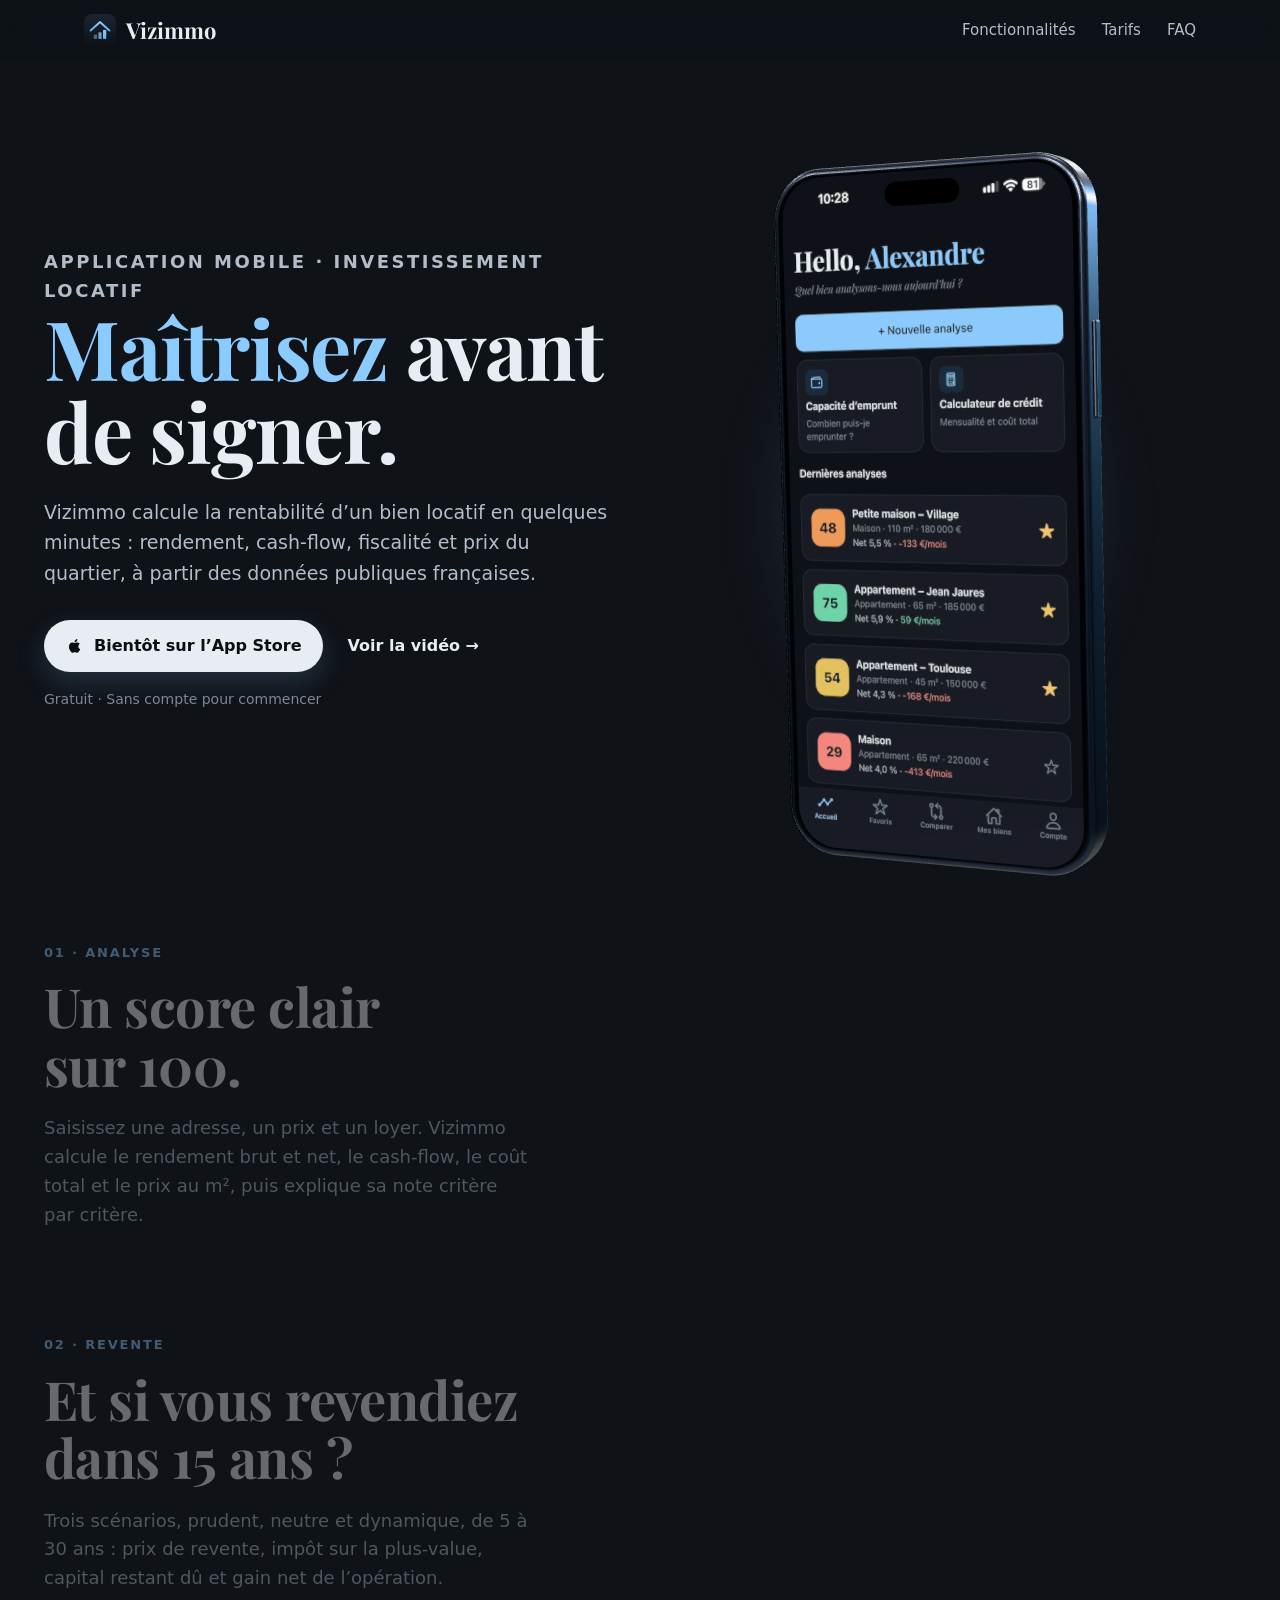
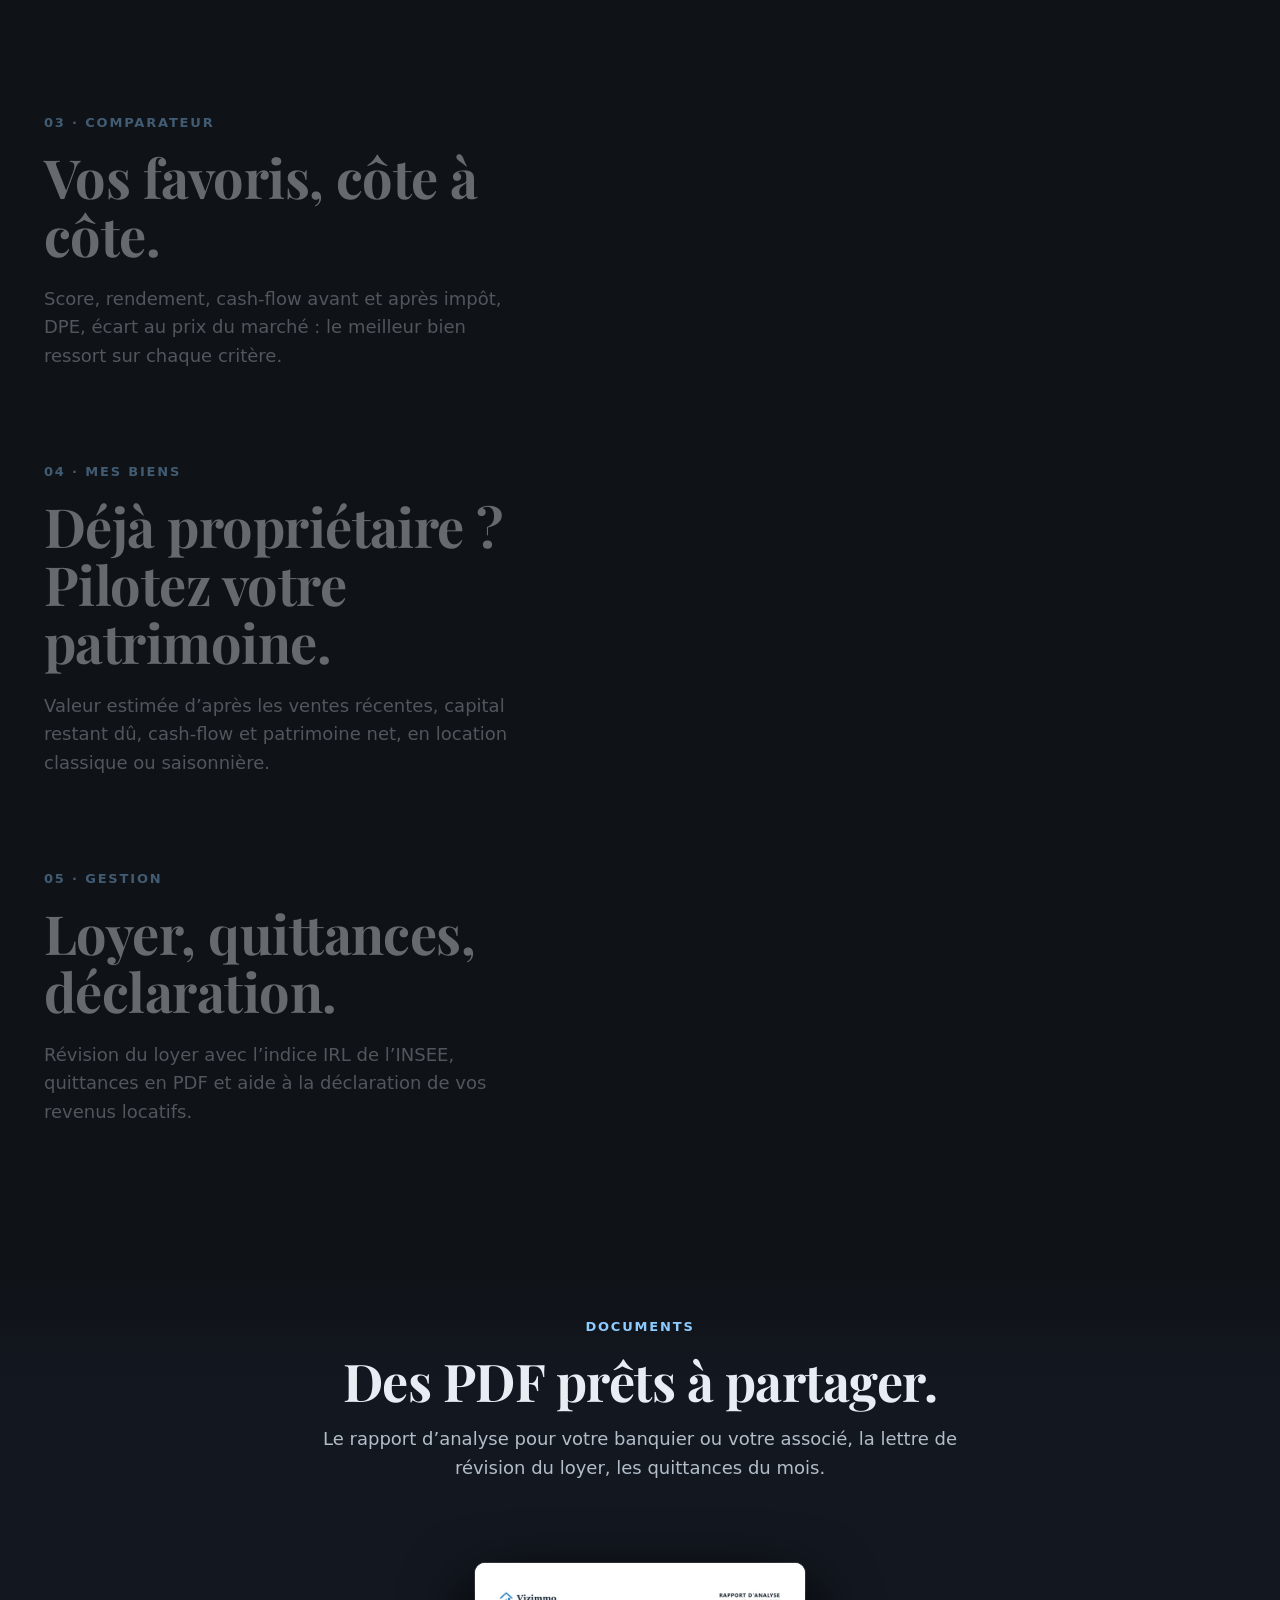
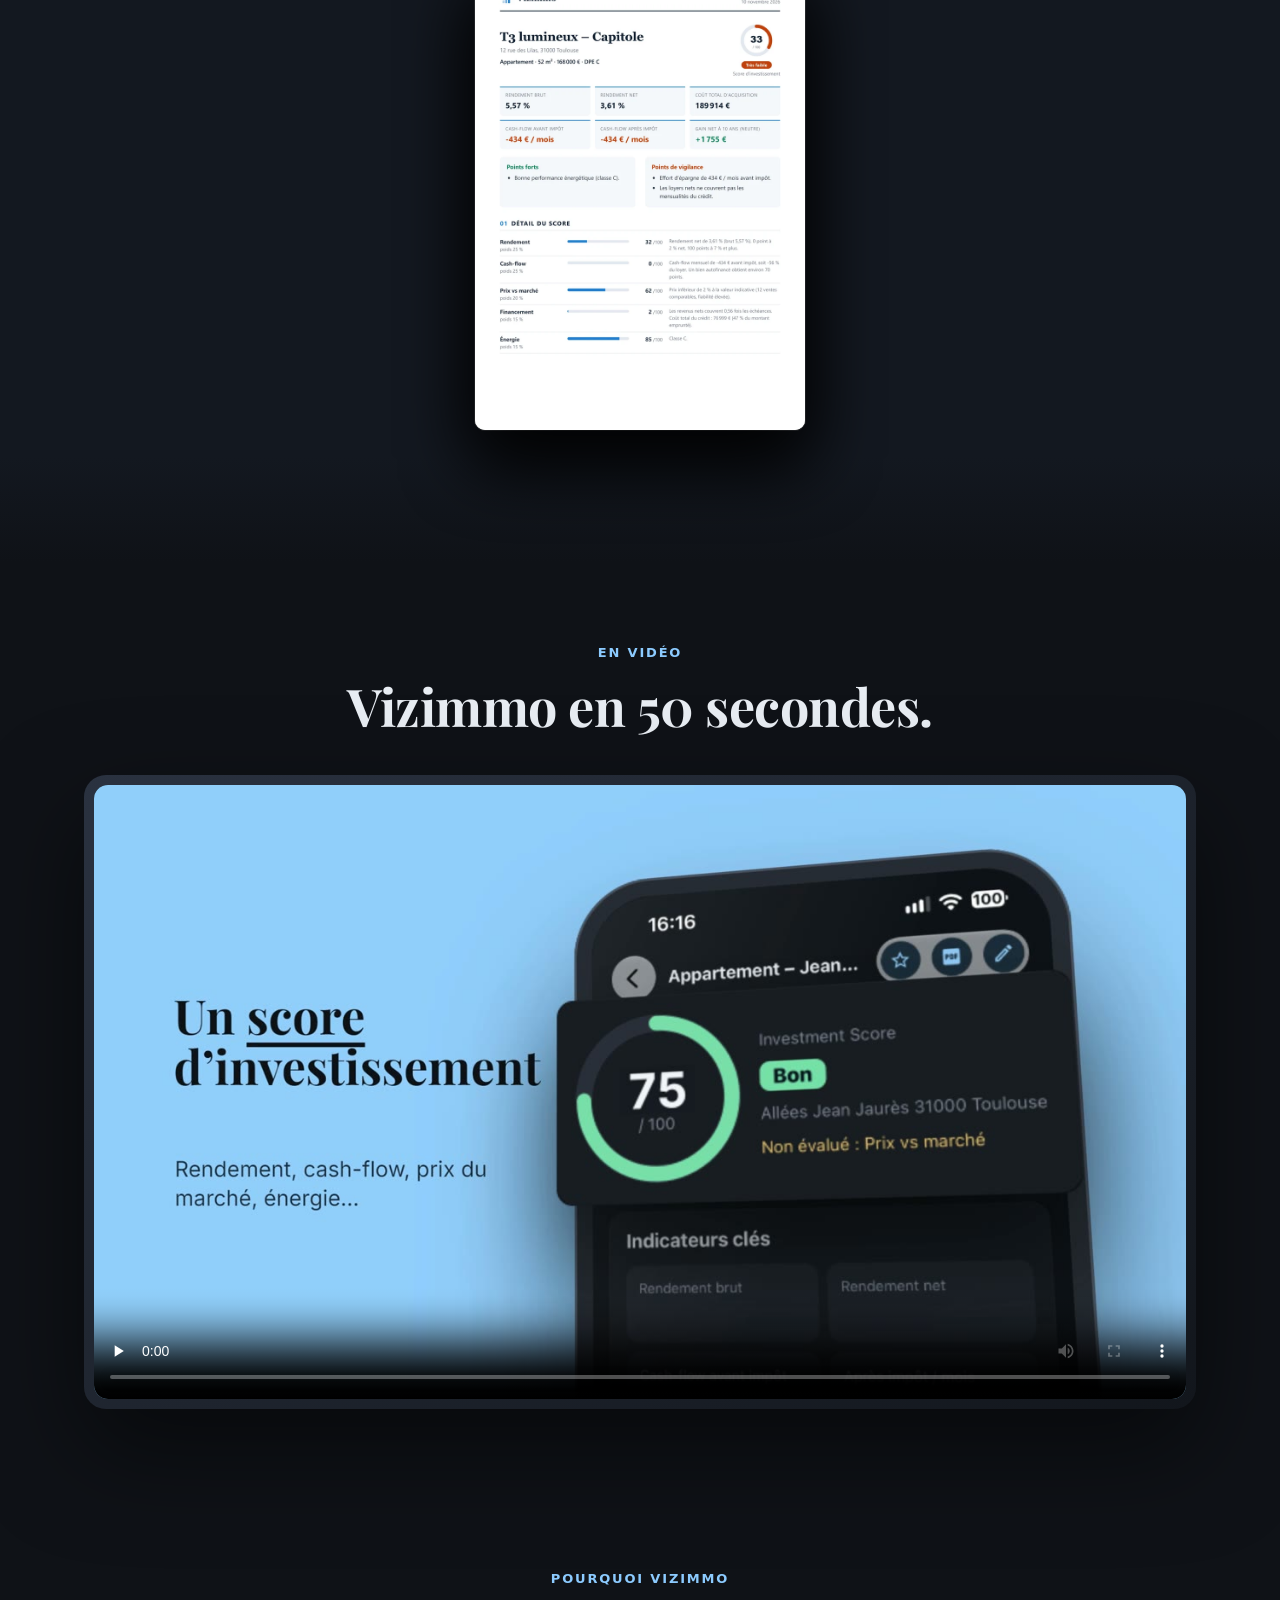
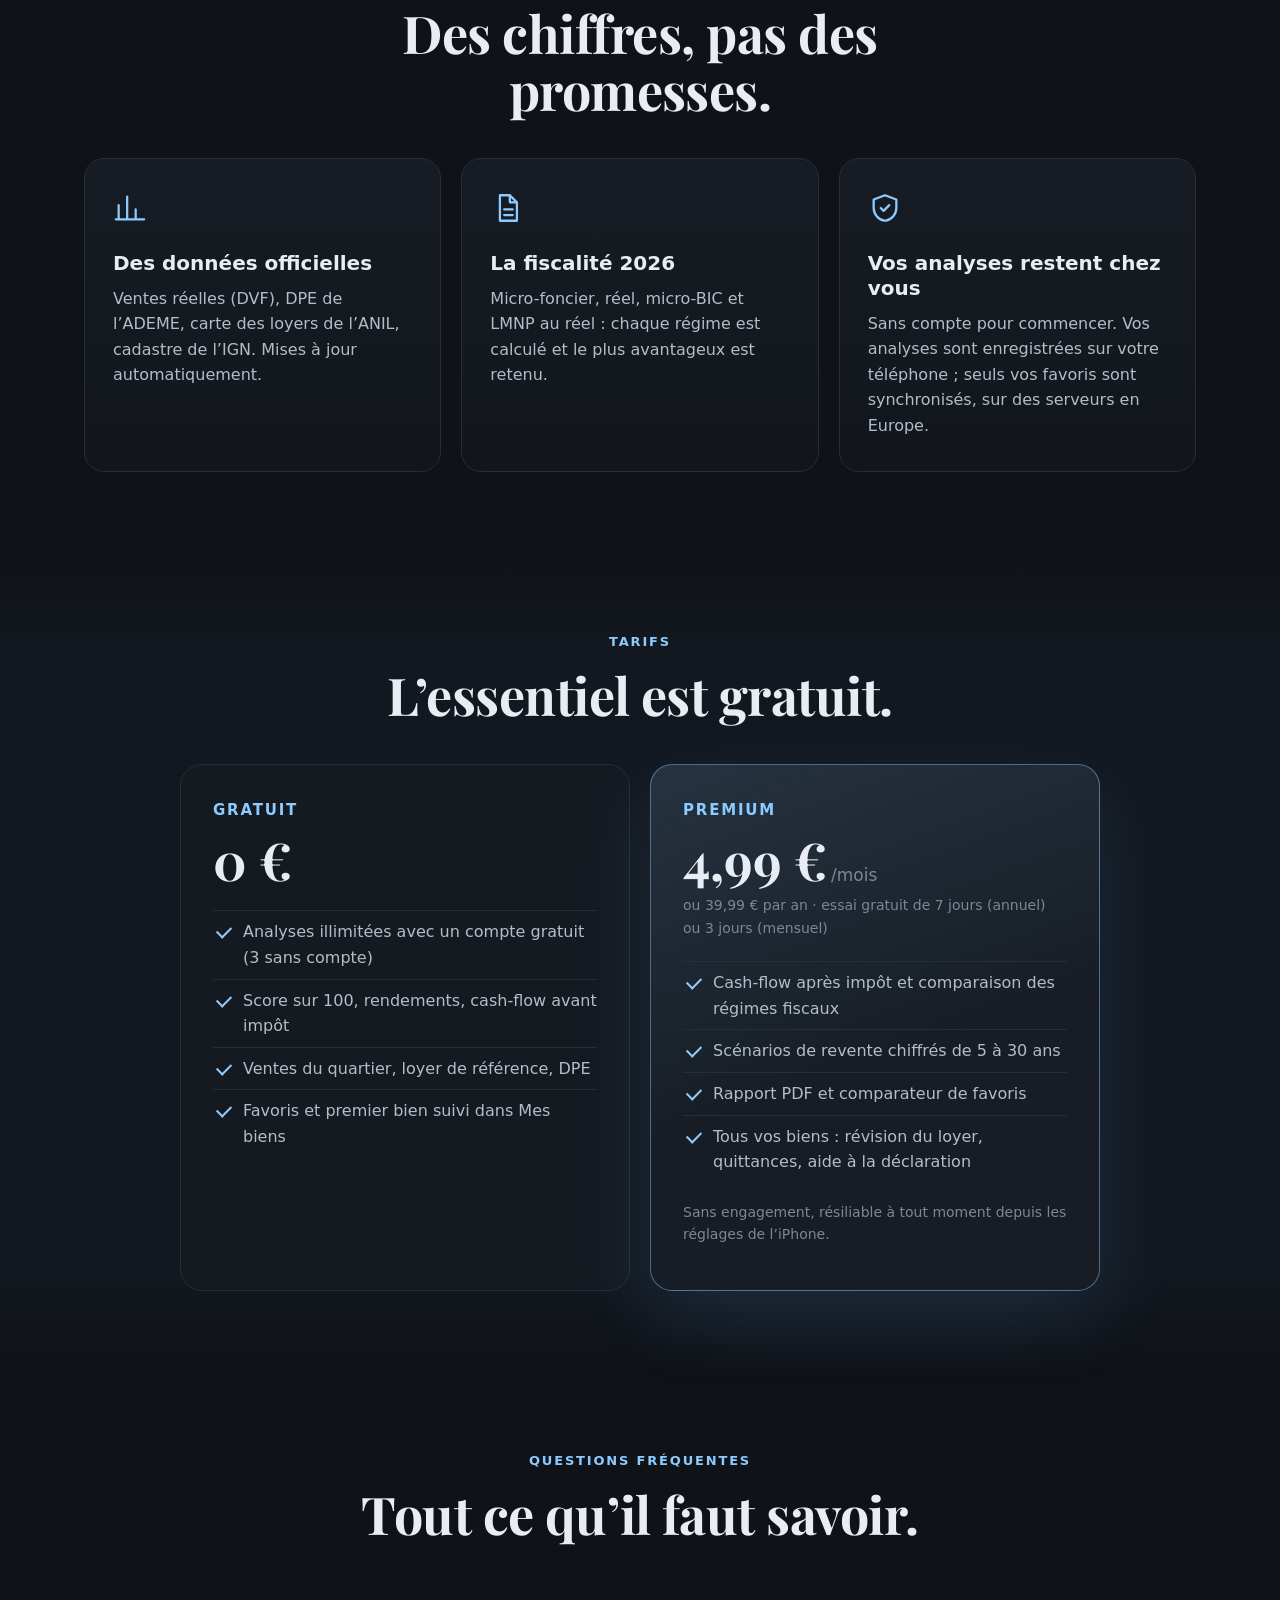
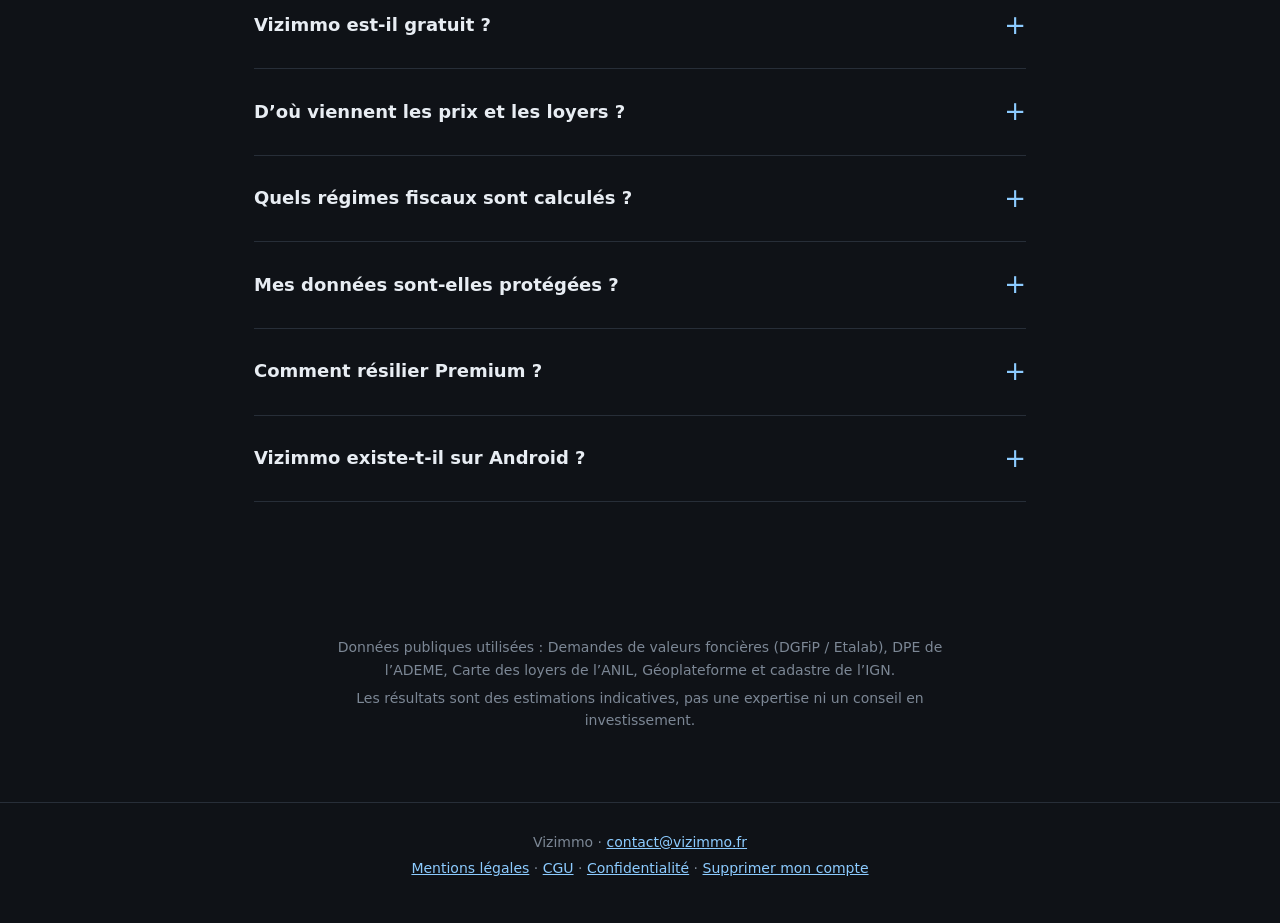
<file: index.html>
<!doctype html>
<html lang="fr">
<head>
<meta charset="utf-8">
<meta name="viewport" content="width=device-width, initial-scale=1">
<title>Vizimmo — la rentabilité d’un bien locatif</title>
<meta name="description" content="Simulateur de rentabilité locative : rendement, cash-flow, fiscalité (LMNP, micro-foncier, réel) et prix du quartier (DVF), à partir des données publiques françaises.">
<link rel="canonical" href="https://vizimmo.fr/">
<link rel="icon" href="/favicon.ico" sizes="48x48">
<link rel="icon" type="image/png" sizes="192x192" href="/favicon-192.png">
<link rel="apple-touch-icon" href="/assets/icon.png">
<link rel="stylesheet" href="/assets/site.css?v=a8d72649">
<meta property="og:type" content="website">
<meta property="og:site_name" content="Vizimmo">
<meta property="og:locale" content="fr_FR">
<meta property="og:title" content="Vizimmo — la rentabilité d’un bien locatif">
<meta property="og:description" content="Simulateur de rentabilité locative : rendement, cash-flow, fiscalité (LMNP, micro-foncier, réel) et prix du quartier (DVF), à partir des données publiques françaises.">
<meta property="og:url" content="https://vizimmo.fr/">
<meta property="og:image" content="https://vizimmo.fr/assets/vizimmo-presentation.jpg">
<meta property="og:image:width" content="1280">
<meta property="og:image:height" content="720">
<meta name="twitter:card" content="summary_large_image">
<link rel="stylesheet" href="/assets/home.css?v=eaa6c04d">
<link rel="preload" as="image" href="/assets/screens/accueil.webp">
<script type="module" src="/assets/home.js?v=0615835c"></script>
<script type="application/ld+json">{"@context":"https://schema.org","@type":"MobileApplication","name":"Vizimmo","alternateName":"Vizimmo : rentabilité immo","url":"https://vizimmo.fr/","image":"https://vizimmo.fr/assets/icon.png","description":"Simulateur de rentabilité locative : rendement, cash-flow, fiscalité et prix du quartier, à partir des données publiques françaises.","applicationCategory":"FinanceApplication","operatingSystem":"iOS","inLanguage":"fr","offers":{"@type":"Offer","price":"0","priceCurrency":"EUR"},"publisher":{"@type":"Organization","name":"Vizimmo","url":"https://vizimmo.fr/","email":"contact@vizimmo.fr"}}</script>
<script type="application/ld+json">{"@context":"https://schema.org","@type":"FAQPage","mainEntity":[{"@type":"Question","name":"Vizimmo est-il gratuit ?","acceptedAnswer":{"@type":"Answer","text":"Oui. Les analyses sont illimitées avec un compte gratuit (trois sans compte), avec le score sur 100, les rendements, le cash-flow avant impôt et les données du quartier. Premium ajoute la fiscalité détaillée, les scénarios de revente chiffrés, le rapport PDF, le comparateur et le suivi de tous vos biens."}},{"@type":"Question","name":"D’où viennent les prix et les loyers ?","acceptedAnswer":{"@type":"Answer","text":"De bases publiques officielles : les ventes réelles DVF (DGFiP / Etalab), recherchées autour du bien, la carte des loyers de l’ANIL et les diagnostics de performance énergétique de l’ADEME. Elles sont mises à jour automatiquement."}},{"@type":"Question","name":"Quels régimes fiscaux sont calculés ?","acceptedAnswer":{"@type":"Answer","text":"Micro-foncier et régime réel pour la location nue, micro-BIC et LMNP au réel pour le meublé, selon les règles 2026. Le régime le plus avantageux est retenu. Ces calculs restent simplifiés et ne remplacent pas un conseil fiscal."}},{"@type":"Question","name":"Mes données sont-elles protégées ?","acceptedAnswer":{"@type":"Answer","text":"Vos analyses sont enregistrées sur votre téléphone. Seuls vos favoris sont synchronisés avec votre compte, hébergé en Europe. Aucune publicité, aucun pistage."}},{"@type":"Question","name":"Comment résilier Premium ?","acceptedAnswer":{"@type":"Answer","text":"À tout moment, depuis les réglages de votre iPhone (votre nom, puis Abonnements). L’abonnement reste actif jusqu’à la fin de la période payée."}},{"@type":"Question","name":"Vizimmo existe-t-il sur Android ?","acceptedAnswer":{"@type":"Answer","text":"L’application arrive d’abord sur iPhone. La version Android suivra."}}]}</script>
</head>
<body>
<header class="top">
  <div class="top-in">
    <a class="brand" href="/"><img src="/assets/icon.png" alt="" width="32" height="32"><span>Vizimmo</span></a>
    <nav><a href="/#story">Fonctionnalités</a><a href="/#tarifs">Tarifs</a><a href="/#faq">FAQ</a></nav>
  </div>
</header>
<main class="home">
<section class="story" id="story">
  <div class="stage" aria-hidden="true">
    <div class="glow"></div>
    <canvas id="phone3d"></canvas>
    <div class="phone-fallback"><img src="/assets/screens/accueil.webp" alt="" width="860" height="1864"></div>
  </div>
  <div class="steps">
    <div class="step hero" data-screen="/assets/screens/accueil.webp">
      <p class="eyebrow">Application mobile · Investissement locatif</p>
      <h1><span class="acc">Maîtrisez</span> avant de signer.</h1>
      <p class="lead">Vizimmo calcule la rentabilité d’un bien locatif en quelques minutes&nbsp;: rendement, cash-flow, fiscalité et prix du quartier, à partir des données publiques françaises.</p>
      <div class="cta">
        <span class="badge"><svg viewBox="0 0 24 24" width="18" height="18" aria-hidden="true"><path fill="currentColor" d="M16.4 12.6c0-2.4 2-3.5 2-3.6-1.1-1.6-2.8-1.8-3.4-1.8-1.4-.2-2.8.8-3.5.8-.7 0-1.8-.8-3-.8-1.5 0-3 .9-3.8 2.3-1.6 2.8-.4 7 1.2 9.3.8 1.1 1.7 2.4 2.9 2.3 1.2 0 1.6-.7 3-.7s1.8.7 3 .7c1.3 0 2.1-1.1 2.8-2.3.9-1.3 1.3-2.6 1.3-2.6s-2.5-1-2.5-3.6zM14.2 5.6c.6-.8 1.1-1.9 1-3-1 0-2.1.7-2.8 1.5-.6.7-1.1 1.8-1 2.9 1 .1 2.1-.6 2.8-1.4z"/></svg>Bientôt sur l’App Store</span>
        <a class="link" href="#film">Voir la vidéo&nbsp;→</a>
      </div>
      <p class="note">Gratuit · Sans compte pour commencer</p>
    </div>
    <div class="step" data-screen="/assets/screens/analyse.webp">
      <p class="kicker">01 · Analyse</p>
      <h2>Un score clair sur&nbsp;100.</h2>
      <p>Saisissez une adresse, un prix et un loyer. Vizimmo calcule le rendement brut et net, le cash-flow, le coût total et le prix au m², puis explique sa note critère par critère.</p>
    </div>
    <div class="step" data-screen="/assets/screens/scenarios.webp">
      <p class="kicker">02 · Revente</p>
      <h2>Et si vous revendiez dans 15&nbsp;ans&nbsp;?</h2>
      <p>Trois scénarios, prudent, neutre et dynamique, de 5 à 30 ans&nbsp;: prix de revente, impôt sur la plus-value, capital restant dû et gain net de l’opération.</p>
    </div>
    <div class="step" data-screen="/assets/screens/comparer.webp">
      <p class="kicker">03 · Comparateur</p>
      <h2>Vos favoris, côte à côte.</h2>
      <p>Score, rendement, cash-flow avant et après impôt, DPE, écart au prix du marché&nbsp;: le meilleur bien ressort sur chaque critère.</p>
    </div>
    <div class="step" data-screen="/assets/screens/mes-biens.webp">
      <p class="kicker">04 · Mes biens</p>
      <h2>Déjà propriétaire&nbsp;? Pilotez votre patrimoine.</h2>
      <p>Valeur estimée d’après les ventes récentes, capital restant dû, cash-flow et patrimoine net, en location classique ou saisonnière.</p>
    </div>
    <div class="step" data-screen="/assets/screens/fiche-bien.webp">
      <p class="kicker">05 · Gestion</p>
      <h2>Loyer, quittances, déclaration.</h2>
      <p>Révision du loyer avec l’indice IRL de l’INSEE, quittances en PDF et aide à la déclaration de vos revenus locatifs.</p>
    </div>
  </div>
</section>

<section class="docs band">
  <div class="wrap">
    <div class="head reveal">
      <p class="kicker">Documents</p>
      <h2>Des PDF prêts à partager.</h2>
      <p>Le rapport d’analyse pour votre banquier ou votre associé, la lettre de révision du loyer, les quittances du mois.</p>
    </div>
    <div class="docs-fan">
      <img src="/assets/docs/lettre-p1.webp" alt="Lettre de révision du loyer" width="760" height="1076" loading="lazy">
      <img src="/assets/docs/rapport-p1.webp" alt="Rapport d’analyse en PDF" width="760" height="1076" loading="lazy">
      <img src="/assets/docs/quittance-p1.webp" alt="Quittance de loyer" width="760" height="1076" loading="lazy">
    </div>
  </div>
</section>

<section class="film" id="film">
  <div class="wrap">
    <div class="head reveal">
      <p class="kicker">En vidéo</p>
      <h2>Vizimmo en 50&nbsp;secondes.</h2>
    </div>
    <div class="frame reveal">
      <video controls playsinline preload="none" poster="/assets/vizimmo-presentation.jpg" width="1280" height="720" aria-label="Vidéo de présentation de Vizimmo">
        <source src="/assets/vizimmo-presentation.mp4" type="video/mp4">
      </video>
    </div>
  </div>
</section>

<section class="why">
  <div class="wrap">
    <div class="head reveal">
      <p class="kicker">Pourquoi Vizimmo</p>
      <h2>Des chiffres, pas des promesses.</h2>
    </div>
    <div class="cards stagger">
      <article>
        <svg viewBox="0 0 24 24" aria-hidden="true"><path d="M4 20V10M10 20V4M16 20v-7M22 20H2" /></svg>
        <h3>Des données officielles</h3>
        <p>Ventes réelles (DVF), DPE de l’ADEME, carte des loyers de l’ANIL, cadastre de l’IGN. Mises à jour automatiquement.</p>
      </article>
      <article>
        <svg viewBox="0 0 24 24" aria-hidden="true"><path d="M7 3h7l5 5v13H7zM14 3v5h5M10 13h6M10 17h6" /></svg>
        <h3>La fiscalité 2026</h3>
        <p>Micro-foncier, réel, micro-BIC et LMNP au réel&nbsp;: chaque régime est calculé et le plus avantageux est retenu.</p>
      </article>
      <article>
        <svg viewBox="0 0 24 24" aria-hidden="true"><path d="M12 3l8 3v6c0 4.5-3.4 8.3-8 9-4.6-.7-8-4.5-8-9V6z" /><path d="M9 12l2 2 4-4" /></svg>
        <h3>Vos analyses restent chez vous</h3>
        <p>Sans compte pour commencer. Vos analyses sont enregistrées sur votre téléphone&nbsp;; seuls vos favoris sont synchronisés, sur des serveurs en Europe.</p>
      </article>
    </div>
  </div>
</section>

<section class="pricing band" id="tarifs">
  <div class="wrap">
    <div class="head reveal">
      <p class="kicker">Tarifs</p>
      <h2>L’essentiel est gratuit.</h2>
    </div>
    <div class="plans stagger">
      <article class="plan">
        <h3>Gratuit</h3>
        <p class="amount">0&nbsp;€</p>
        <ul>
          <li>Analyses illimitées avec un compte gratuit (3 sans compte)</li>
          <li>Score sur 100, rendements, cash-flow avant impôt</li>
          <li>Ventes du quartier, loyer de référence, DPE</li>
          <li>Favoris et premier bien suivi dans Mes biens</li>
        </ul>
      </article>
      <article class="plan premium">
        <h3>Premium</h3>
        <p class="amount">4,99&nbsp;€<span>/mois</span></p>
        <p class="alt">ou 39,99&nbsp;€ par an · essai gratuit de 7 jours (annuel) ou 3 jours (mensuel)</p>
        <ul>
          <li>Cash-flow après impôt et comparaison des régimes fiscaux</li>
          <li>Scénarios de revente chiffrés de 5 à 30 ans</li>
          <li>Rapport PDF et comparateur de favoris</li>
          <li>Tous vos biens&nbsp;: révision du loyer, quittances, aide à la déclaration</li>
        </ul>
        <p class="fine">Sans engagement, résiliable à tout moment depuis les réglages de l’iPhone.</p>
      </article>
    </div>
  </div>
</section>

<section class="faq" id="faq">
  <div class="wrap narrow">
    <div class="head reveal">
      <p class="kicker">Questions fréquentes</p>
      <h2>Tout ce qu’il faut savoir.</h2>
    </div>
    <div class="qa reveal">
      <details><summary>Vizimmo est-il gratuit ?</summary><p>Oui. Les analyses sont illimitées avec un compte gratuit (trois sans compte), avec le score sur 100, les rendements, le cash-flow avant impôt et les données du quartier. Premium ajoute la fiscalité détaillée, les scénarios de revente chiffrés, le rapport PDF, le comparateur et le suivi de tous vos biens.</p></details>
      <details><summary>D’où viennent les prix et les loyers ?</summary><p>De bases publiques officielles : les ventes réelles DVF (DGFiP / Etalab), recherchées autour du bien, la carte des loyers de l’ANIL et les diagnostics de performance énergétique de l’ADEME. Elles sont mises à jour automatiquement.</p></details>
      <details><summary>Quels régimes fiscaux sont calculés ?</summary><p>Micro-foncier et régime réel pour la location nue, micro-BIC et LMNP au réel pour le meublé, selon les règles 2026. Le régime le plus avantageux est retenu. Ces calculs restent simplifiés et ne remplacent pas un conseil fiscal.</p></details>
      <details><summary>Mes données sont-elles protégées ?</summary><p>Vos analyses sont enregistrées sur votre téléphone. Seuls vos favoris sont synchronisés avec votre compte, hébergé en Europe. Aucune publicité, aucun pistage.</p></details>
      <details><summary>Comment résilier Premium ?</summary><p>À tout moment, depuis les réglages de votre iPhone (votre nom, puis Abonnements). L’abonnement reste actif jusqu’à la fin de la période payée.</p></details>
      <details><summary>Vizimmo existe-t-il sur Android ?</summary><p>L’application arrive d’abord sur iPhone. La version Android suivra.</p></details>
    </div>
  </div>
</section>

<section class="sources">
  <div class="wrap narrow">
    <p>Données publiques utilisées&nbsp;: Demandes de valeurs foncières (DGFiP / Etalab), DPE de l’ADEME, Carte des loyers de l’ANIL, Géoplateforme et cadastre de l’IGN.</p>
    <p>Les résultats sont des estimations indicatives, pas une expertise ni un conseil en investissement.</p>
  </div>
</section>

</main>
<footer>
  <p>Vizimmo · <a href="mailto:contact@vizimmo.fr">contact@vizimmo.fr</a></p>
  <p><a href="/cgu/#mentions-legales">Mentions légales</a> · <a href="/cgu/">CGU</a> · <a href="/confidentialite/">Confidentialité</a> · <a href="/suppression-compte/">Supprimer mon compte</a></p>
</footer>
</body>
</html>
</file>
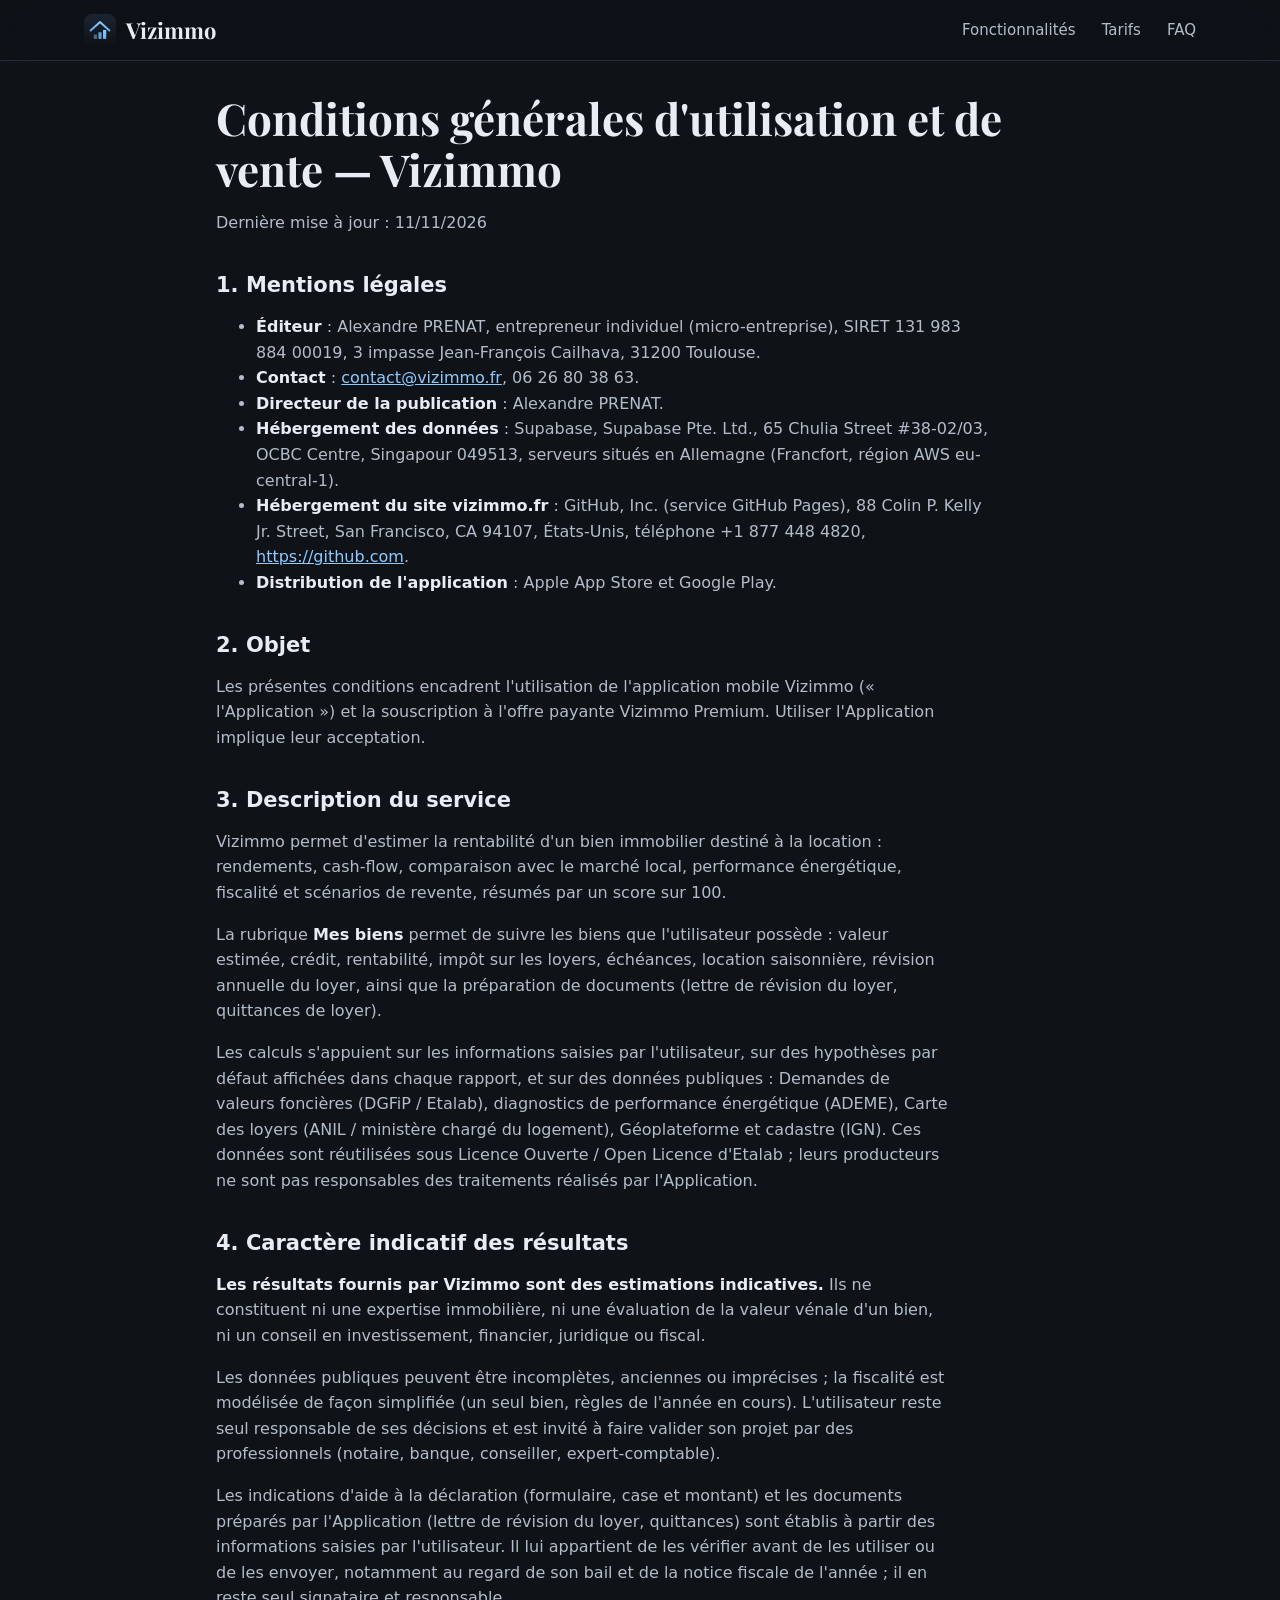
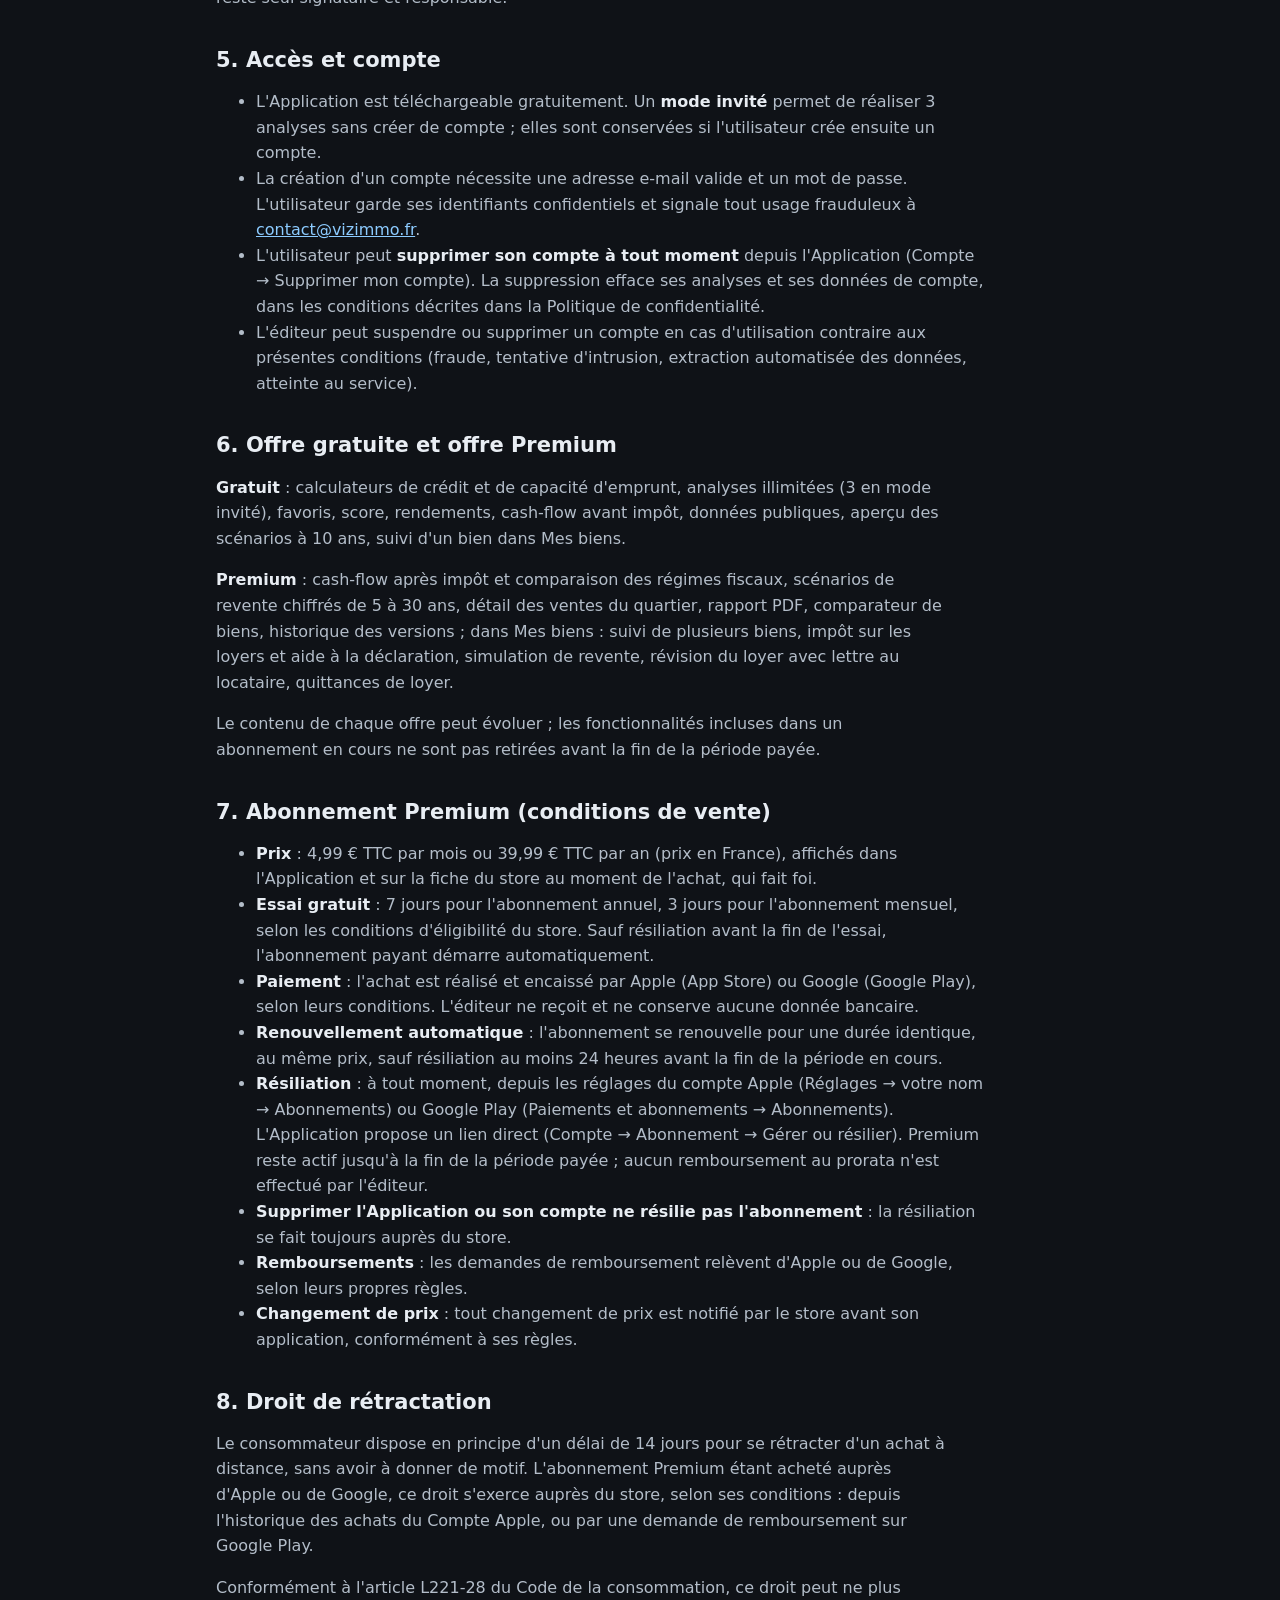
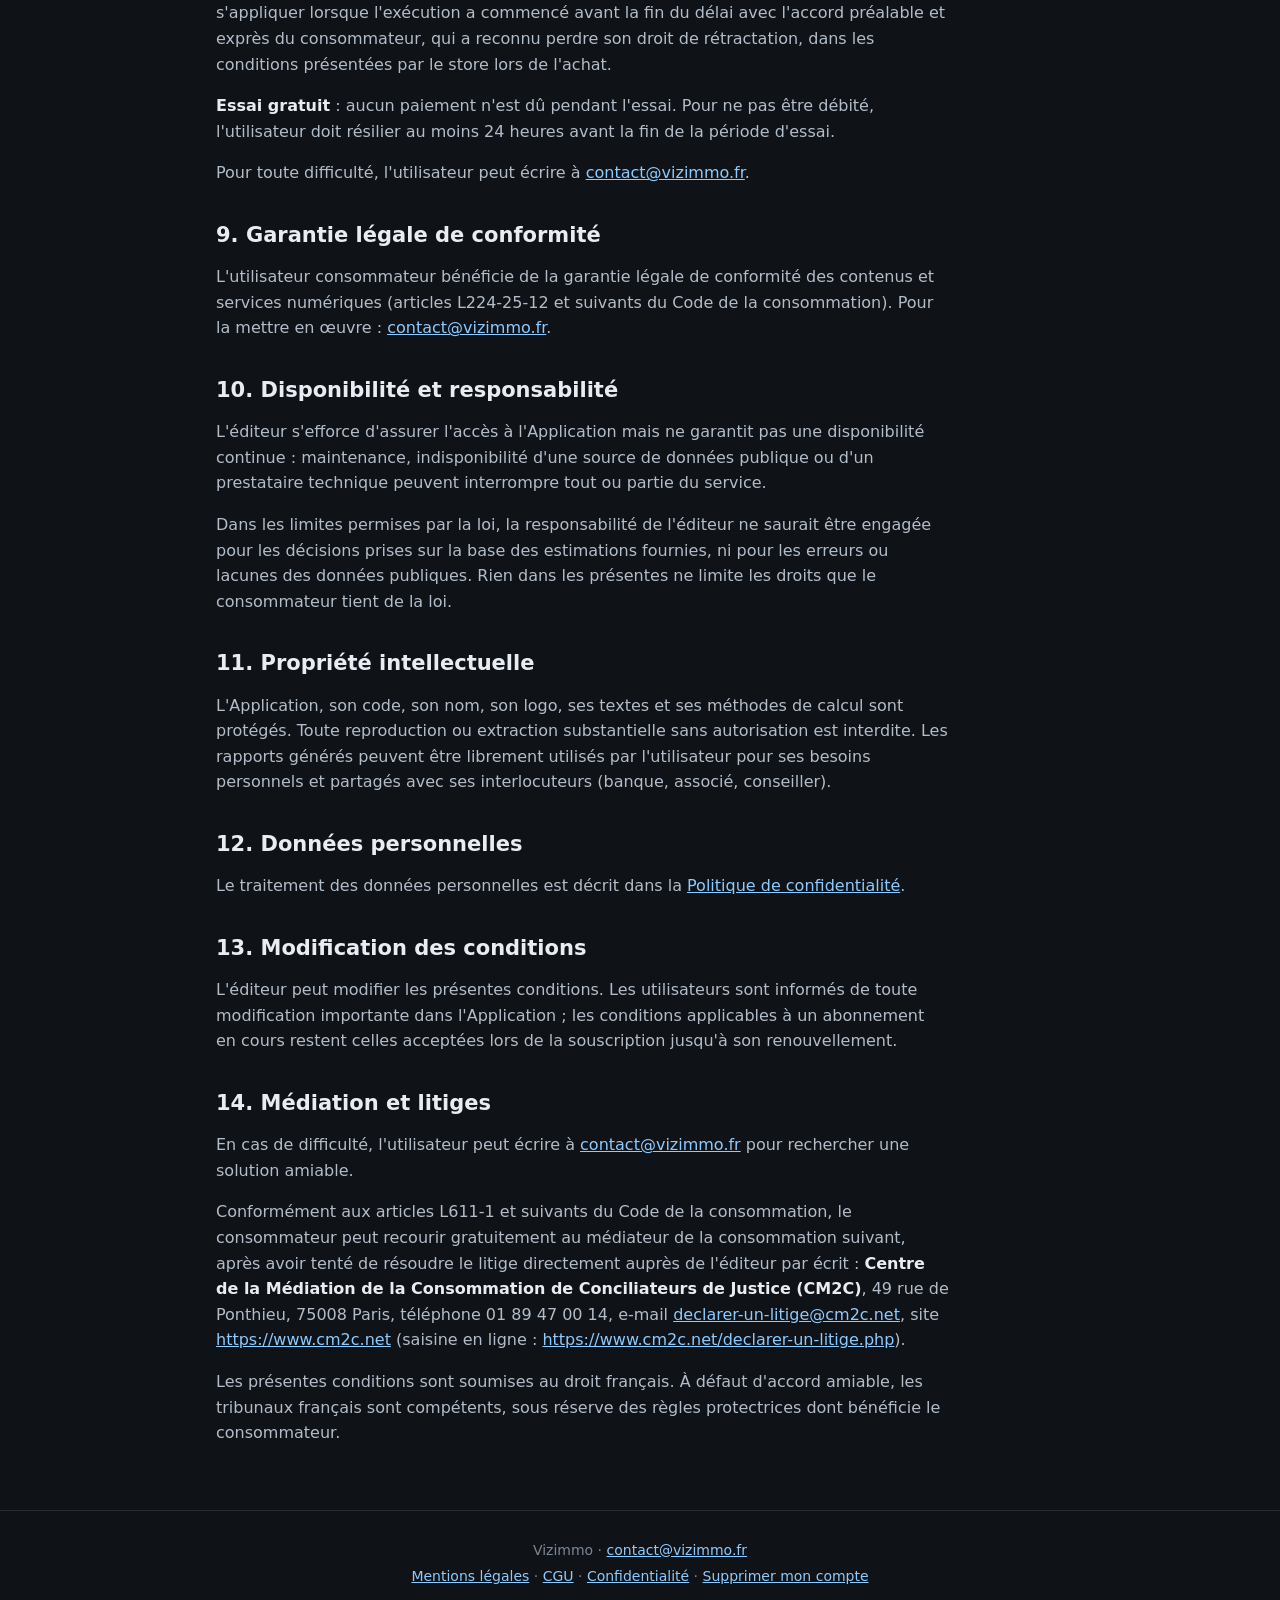
<file: cgu/index.html>
<!doctype html>
<html lang="fr">
<head>
<meta charset="utf-8">
<meta name="viewport" content="width=device-width, initial-scale=1">
<title>Conditions générales d'utilisation et de vente — Vizimmo</title>
<meta name="description" content="Conditions générales d'utilisation et de vente — Vizimmo">
<link rel="canonical" href="https://vizimmo.fr/cgu/">
<link rel="icon" href="/favicon.ico" sizes="48x48">
<link rel="icon" type="image/png" sizes="192x192" href="/favicon-192.png">
<link rel="apple-touch-icon" href="/assets/icon.png">
<link rel="stylesheet" href="/assets/site.css?v=a8d72649">
<meta property="og:type" content="website">
<meta property="og:site_name" content="Vizimmo">
<meta property="og:locale" content="fr_FR">
<meta property="og:title" content="Conditions générales d'utilisation et de vente — Vizimmo">
<meta property="og:description" content="Conditions générales d'utilisation et de vente — Vizimmo">
<meta property="og:url" content="https://vizimmo.fr/cgu/">
<meta property="og:image" content="https://vizimmo.fr/assets/vizimmo-presentation.jpg">
<meta property="og:image:width" content="1280">
<meta property="og:image:height" content="720">
<meta name="twitter:card" content="summary_large_image">
</head>
<body>
<header class="top">
  <div class="top-in">
    <a class="brand" href="/"><img src="/assets/icon.png" alt="" width="32" height="32"><span>Vizimmo</span></a>
    <nav><a href="/#story">Fonctionnalités</a><a href="/#tarifs">Tarifs</a><a href="/#faq">FAQ</a></nav>
  </div>
</header>
<main>
<h1>Conditions générales d&#39;utilisation et de vente — Vizimmo</h1>
<p>Dernière mise à jour : 11/11/2026</p>
<h2 id="mentions-legales">1. Mentions légales</h2>
<ul>
<li><strong>Éditeur</strong> : Alexandre PRENAT, entrepreneur individuel (micro-entreprise), SIRET 131 983 884 00019, 3 impasse Jean-François Cailhava, 31200 Toulouse.</li>
<li><strong>Contact</strong> : <a href="mailto:contact@vizimmo.fr">contact@vizimmo.fr</a>, 06 26 80 38 63.</li>
<li><strong>Directeur de la publication</strong> : Alexandre PRENAT.</li>
<li><strong>Hébergement des données</strong> : Supabase, Supabase Pte. Ltd., 65 Chulia Street #38-02/03, OCBC Centre, Singapour 049513, serveurs situés en Allemagne (Francfort, région AWS eu-central-1).</li>
<li><strong>Hébergement du site vizimmo.fr</strong> : GitHub, Inc. (service GitHub Pages), 88 Colin P. Kelly Jr. Street, San Francisco, CA 94107, États-Unis, téléphone +1 877 448 4820, <a href="https://github.com">https://github.com</a>.</li>
<li><strong>Distribution de l&#39;application</strong> : Apple App Store et Google Play.</li>
</ul>
<h2 id="objet">2. Objet</h2>
<p>Les présentes conditions encadrent l&#39;utilisation de l&#39;application mobile Vizimmo (« l&#39;Application ») et la souscription à l&#39;offre payante Vizimmo Premium. Utiliser l&#39;Application implique leur acceptation.</p>
<h2 id="description-du-service">3. Description du service</h2>
<p>Vizimmo permet d&#39;estimer la rentabilité d&#39;un bien immobilier destiné à la location : rendements, cash-flow, comparaison avec le marché local, performance énergétique, fiscalité et scénarios de revente, résumés par un score sur 100.</p>
<p>La rubrique <strong>Mes biens</strong> permet de suivre les biens que l&#39;utilisateur possède : valeur estimée, crédit, rentabilité, impôt sur les loyers, échéances, location saisonnière, révision annuelle du loyer, ainsi que la préparation de documents (lettre de révision du loyer, quittances de loyer).</p>
<p>Les calculs s&#39;appuient sur les informations saisies par l&#39;utilisateur, sur des hypothèses par défaut affichées dans chaque rapport, et sur des données publiques : Demandes de valeurs foncières (DGFiP / Etalab), diagnostics de performance énergétique (ADEME), Carte des loyers (ANIL / ministère chargé du logement), Géoplateforme et cadastre (IGN). Ces données sont réutilisées sous Licence Ouverte / Open Licence d&#39;Etalab ; leurs producteurs ne sont pas responsables des traitements réalisés par l&#39;Application.</p>
<h2 id="caractere-indicatif-des-resultats">4. Caractère indicatif des résultats</h2>
<p><strong>Les résultats fournis par Vizimmo sont des estimations indicatives.</strong> Ils ne constituent ni une expertise immobilière, ni une évaluation de la valeur vénale d&#39;un bien, ni un conseil en investissement, financier, juridique ou fiscal.</p>
<p>Les données publiques peuvent être incomplètes, anciennes ou imprécises ; la fiscalité est modélisée de façon simplifiée (un seul bien, règles de l&#39;année en cours). L&#39;utilisateur reste seul responsable de ses décisions et est invité à faire valider son projet par des professionnels (notaire, banque, conseiller, expert-comptable).</p>
<p>Les indications d&#39;aide à la déclaration (formulaire, case et montant) et les documents préparés par l&#39;Application (lettre de révision du loyer, quittances) sont établis à partir des informations saisies par l&#39;utilisateur. Il lui appartient de les vérifier avant de les utiliser ou de les envoyer, notamment au regard de son bail et de la notice fiscale de l&#39;année ; il en reste seul signataire et responsable.</p>
<h2 id="acces-et-compte">5. Accès et compte</h2>
<ul>
<li>L&#39;Application est téléchargeable gratuitement. Un <strong>mode invité</strong> permet de réaliser 3 analyses sans créer de compte ; elles sont conservées si l&#39;utilisateur crée ensuite un compte.</li>
<li>La création d&#39;un compte nécessite une adresse e-mail valide et un mot de passe. L&#39;utilisateur garde ses identifiants confidentiels et signale tout usage frauduleux à <a href="mailto:contact@vizimmo.fr">contact@vizimmo.fr</a>.</li>
<li>L&#39;utilisateur peut <strong>supprimer son compte à tout moment</strong> depuis l&#39;Application (Compte → Supprimer mon compte). La suppression efface ses analyses et ses données de compte, dans les conditions décrites dans la Politique de confidentialité.</li>
<li>L&#39;éditeur peut suspendre ou supprimer un compte en cas d&#39;utilisation contraire aux présentes conditions (fraude, tentative d&#39;intrusion, extraction automatisée des données, atteinte au service).</li>
</ul>
<h2 id="offre-gratuite-et-offre-premium">6. Offre gratuite et offre Premium</h2>
<p><strong>Gratuit</strong> : calculateurs de crédit et de capacité d&#39;emprunt, analyses illimitées (3 en mode invité), favoris, score, rendements, cash-flow avant impôt, données publiques, aperçu des scénarios à 10 ans, suivi d&#39;un bien dans Mes biens.</p>
<p><strong>Premium</strong> : cash-flow après impôt et comparaison des régimes fiscaux, scénarios de revente chiffrés de 5 à 30 ans, détail des ventes du quartier, rapport PDF, comparateur de biens, historique des versions ; dans Mes biens : suivi de plusieurs biens, impôt sur les loyers et aide à la déclaration, simulation de revente, révision du loyer avec lettre au locataire, quittances de loyer.</p>
<p>Le contenu de chaque offre peut évoluer ; les fonctionnalités incluses dans un abonnement en cours ne sont pas retirées avant la fin de la période payée.</p>
<h2 id="abonnement-premium-conditions-de-vente">7. Abonnement Premium (conditions de vente)</h2>
<ul>
<li><strong>Prix</strong> : 4,99 € TTC par mois ou 39,99 € TTC par an (prix en France), affichés dans l&#39;Application et sur la fiche du store au moment de l&#39;achat, qui fait foi.</li>
<li><strong>Essai gratuit</strong> : 7 jours pour l&#39;abonnement annuel, 3 jours pour l&#39;abonnement mensuel, selon les conditions d&#39;éligibilité du store. Sauf résiliation avant la fin de l&#39;essai, l&#39;abonnement payant démarre automatiquement.</li>
<li><strong>Paiement</strong> : l&#39;achat est réalisé et encaissé par Apple (App Store) ou Google (Google Play), selon leurs conditions. L&#39;éditeur ne reçoit et ne conserve aucune donnée bancaire.</li>
<li><strong>Renouvellement automatique</strong> : l&#39;abonnement se renouvelle pour une durée identique, au même prix, sauf résiliation au moins 24 heures avant la fin de la période en cours.</li>
<li><strong>Résiliation</strong> : à tout moment, depuis les réglages du compte Apple (Réglages → votre nom → Abonnements) ou Google Play (Paiements et abonnements → Abonnements). L&#39;Application propose un lien direct (Compte → Abonnement → Gérer ou résilier). Premium reste actif jusqu&#39;à la fin de la période payée ; aucun remboursement au prorata n&#39;est effectué par l&#39;éditeur.</li>
<li><strong>Supprimer l&#39;Application ou son compte ne résilie pas l&#39;abonnement</strong> : la résiliation se fait toujours auprès du store.</li>
<li><strong>Remboursements</strong> : les demandes de remboursement relèvent d&#39;Apple ou de Google, selon leurs propres règles.</li>
<li><strong>Changement de prix</strong> : tout changement de prix est notifié par le store avant son application, conformément à ses règles.</li>
</ul>
<h2 id="droit-de-retractation">8. Droit de rétractation</h2>
<p>Le consommateur dispose en principe d&#39;un délai de 14 jours pour se rétracter d&#39;un achat à distance, sans avoir à donner de motif. L&#39;abonnement Premium étant acheté auprès d&#39;Apple ou de Google, ce droit s&#39;exerce auprès du store, selon ses conditions : depuis l&#39;historique des achats du Compte Apple, ou par une demande de remboursement sur Google Play.</p>
<p>Conformément à l&#39;article L221-28 du Code de la consommation, ce droit peut ne plus s&#39;appliquer lorsque l&#39;exécution a commencé avant la fin du délai avec l&#39;accord préalable et exprès du consommateur, qui a reconnu perdre son droit de rétractation, dans les conditions présentées par le store lors de l&#39;achat.</p>
<p><strong>Essai gratuit</strong> : aucun paiement n&#39;est dû pendant l&#39;essai. Pour ne pas être débité, l&#39;utilisateur doit résilier au moins 24 heures avant la fin de la période d&#39;essai.</p>
<p>Pour toute difficulté, l&#39;utilisateur peut écrire à <a href="mailto:contact@vizimmo.fr">contact@vizimmo.fr</a>.</p>
<h2 id="garantie-legale-de-conformite">9. Garantie légale de conformité</h2>
<p>L&#39;utilisateur consommateur bénéficie de la garantie légale de conformité des contenus et services numériques (articles L224-25-12 et suivants du Code de la consommation). Pour la mettre en œuvre : <a href="mailto:contact@vizimmo.fr">contact@vizimmo.fr</a>.</p>
<h2 id="disponibilite-et-responsabilite">10. Disponibilité et responsabilité</h2>
<p>L&#39;éditeur s&#39;efforce d&#39;assurer l&#39;accès à l&#39;Application mais ne garantit pas une disponibilité continue : maintenance, indisponibilité d&#39;une source de données publique ou d&#39;un prestataire technique peuvent interrompre tout ou partie du service.</p>
<p>Dans les limites permises par la loi, la responsabilité de l&#39;éditeur ne saurait être engagée pour les décisions prises sur la base des estimations fournies, ni pour les erreurs ou lacunes des données publiques. Rien dans les présentes ne limite les droits que le consommateur tient de la loi.</p>
<h2 id="propriete-intellectuelle">11. Propriété intellectuelle</h2>
<p>L&#39;Application, son code, son nom, son logo, ses textes et ses méthodes de calcul sont protégés. Toute reproduction ou extraction substantielle sans autorisation est interdite. Les rapports générés peuvent être librement utilisés par l&#39;utilisateur pour ses besoins personnels et partagés avec ses interlocuteurs (banque, associé, conseiller).</p>
<h2 id="donnees-personnelles">12. Données personnelles</h2>
<p>Le traitement des données personnelles est décrit dans la <a href="/confidentialite/">Politique de confidentialité</a>.</p>
<h2 id="modification-des-conditions">13. Modification des conditions</h2>
<p>L&#39;éditeur peut modifier les présentes conditions. Les utilisateurs sont informés de toute modification importante dans l&#39;Application ; les conditions applicables à un abonnement en cours restent celles acceptées lors de la souscription jusqu&#39;à son renouvellement.</p>
<h2 id="mediation-et-litiges">14. Médiation et litiges</h2>
<p>En cas de difficulté, l&#39;utilisateur peut écrire à <a href="mailto:contact@vizimmo.fr">contact@vizimmo.fr</a> pour rechercher une solution amiable.</p>
<p>Conformément aux articles L611-1 et suivants du Code de la consommation, le consommateur peut recourir gratuitement au médiateur de la consommation suivant, après avoir tenté de résoudre le litige directement auprès de l&#39;éditeur par écrit : <strong>Centre de la Médiation de la Consommation de Conciliateurs de Justice (CM2C)</strong>, 49 rue de Ponthieu, 75008 Paris, téléphone 01 89 47 00 14, e-mail <a href="mailto:declarer-un-litige@cm2c.net">declarer-un-litige@cm2c.net</a>, site <a href="https://www.cm2c.net">https://www.cm2c.net</a> (saisine en ligne : <a href="https://www.cm2c.net/declarer-un-litige.php">https://www.cm2c.net/declarer-un-litige.php</a>).</p>
<p>Les présentes conditions sont soumises au droit français. À défaut d&#39;accord amiable, les tribunaux français sont compétents, sous réserve des règles protectrices dont bénéficie le consommateur.</p>

</main>
<footer>
  <p>Vizimmo · <a href="mailto:contact@vizimmo.fr">contact@vizimmo.fr</a></p>
  <p><a href="/cgu/#mentions-legales">Mentions légales</a> · <a href="/cgu/">CGU</a> · <a href="/confidentialite/">Confidentialité</a> · <a href="/suppression-compte/">Supprimer mon compte</a></p>
</footer>
</body>
</html>
</file>
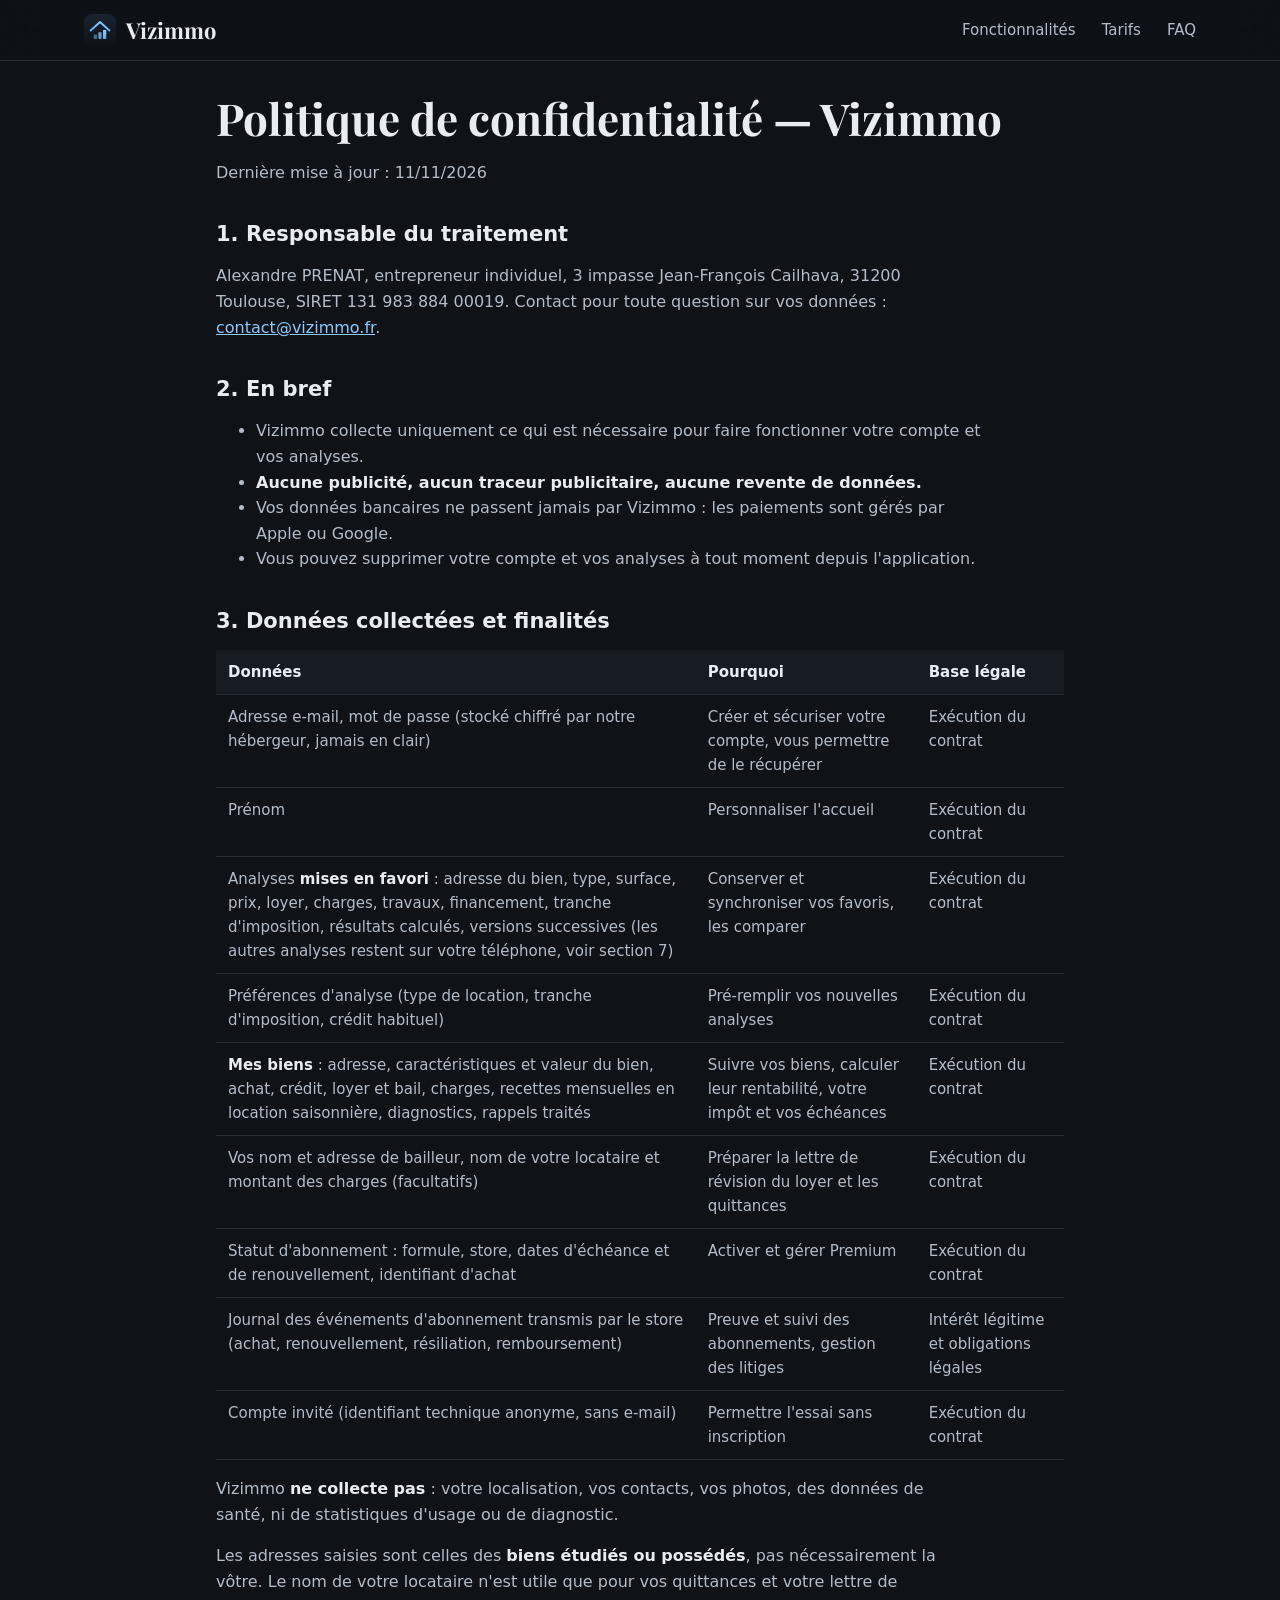
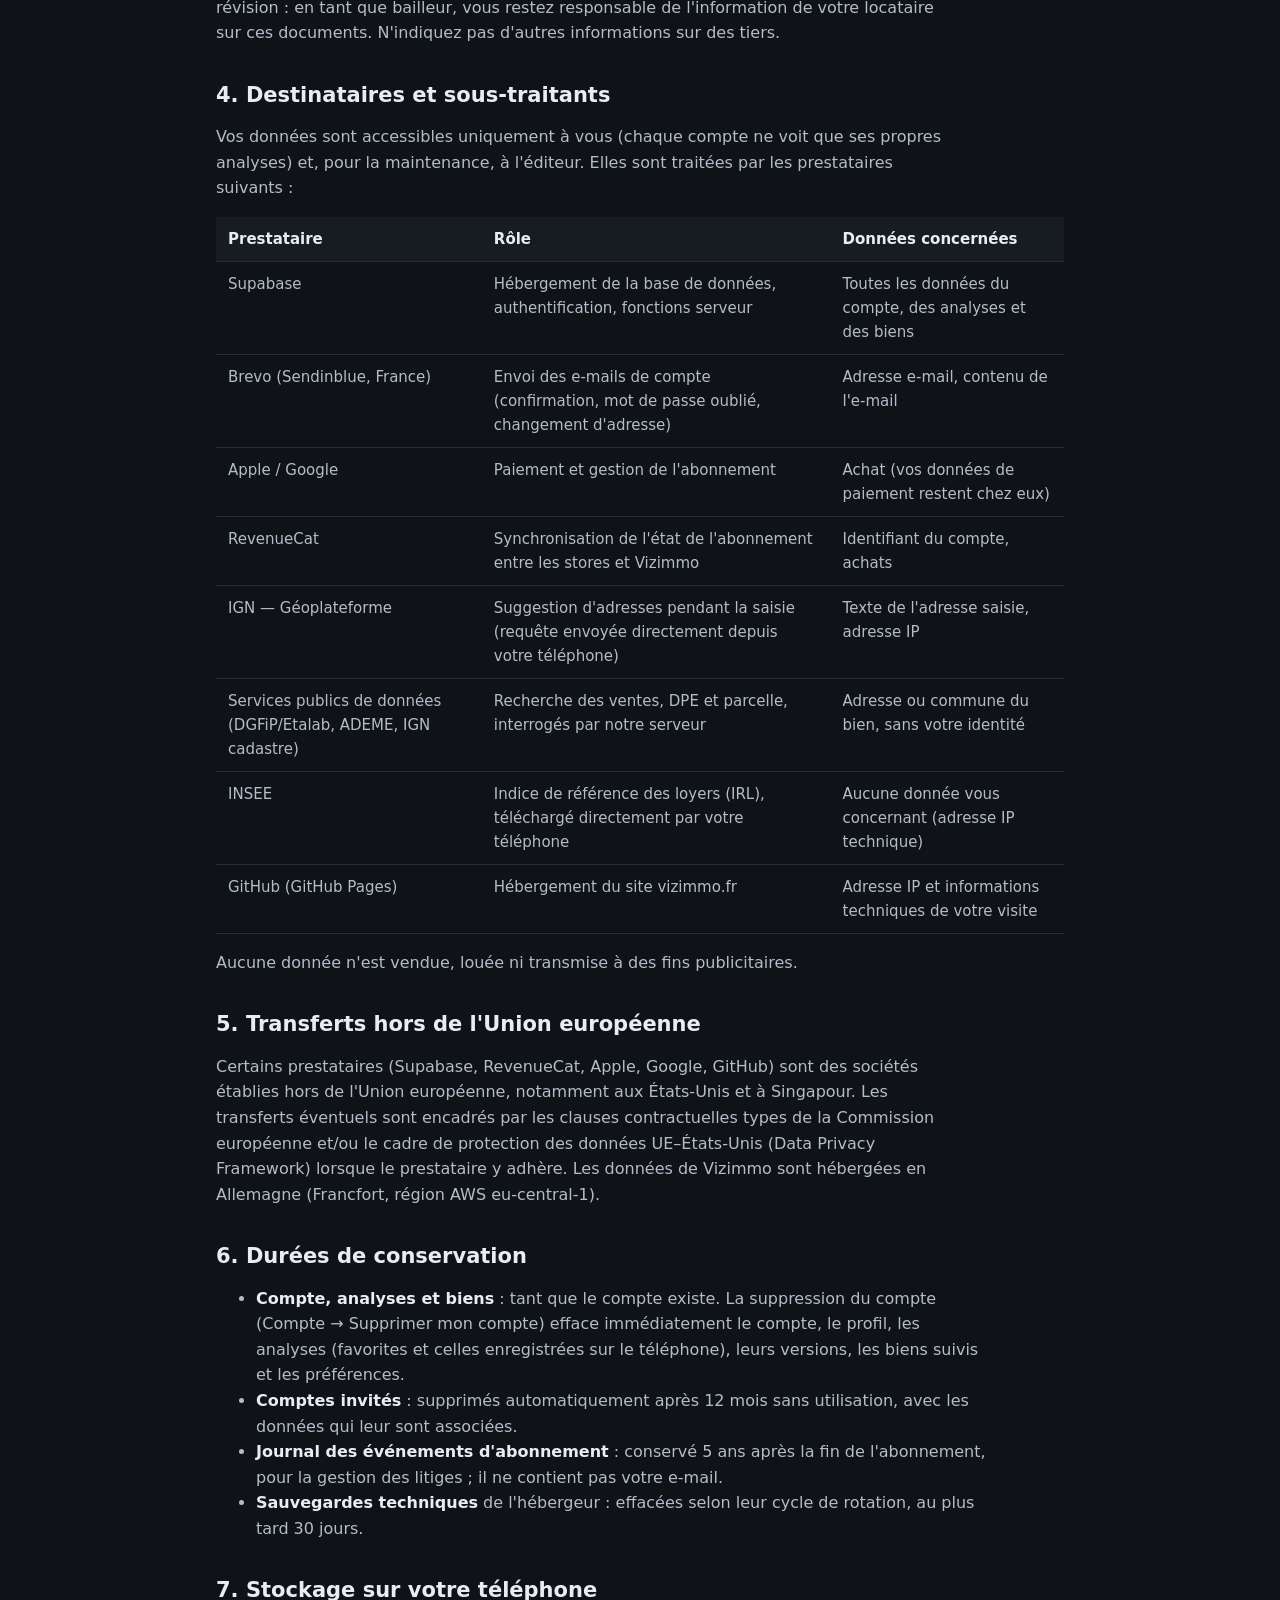
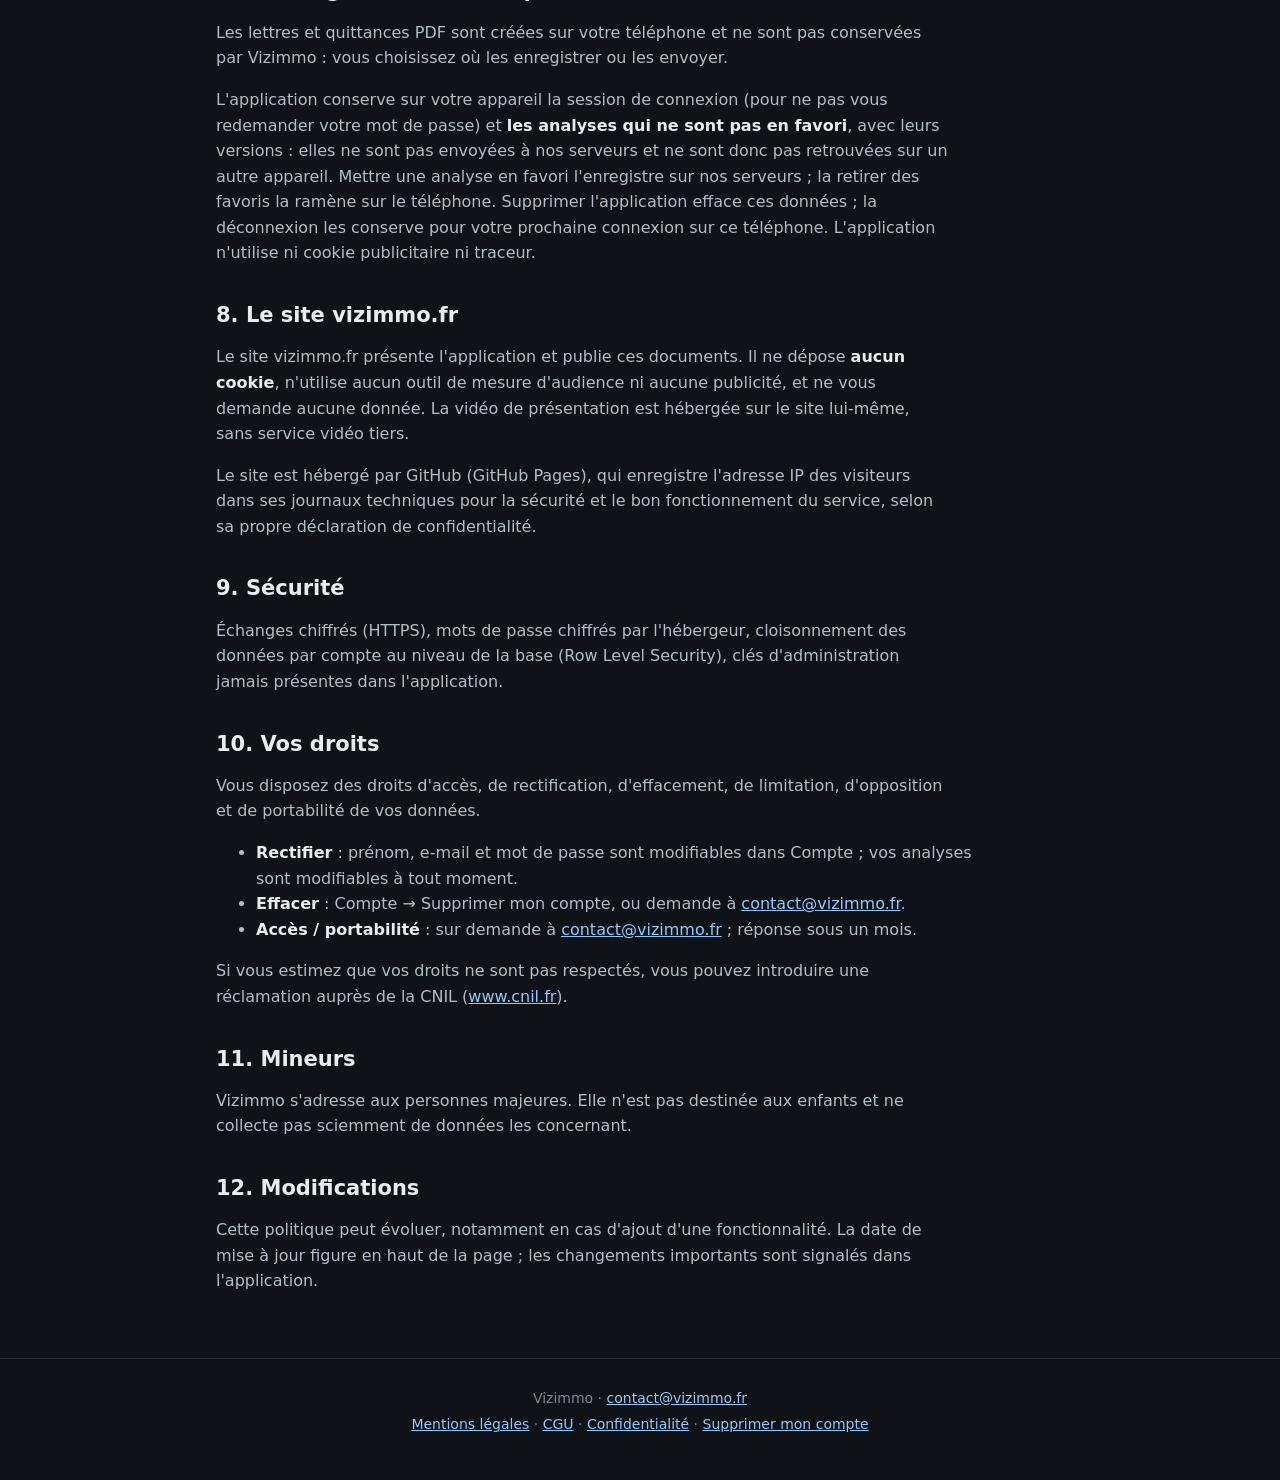
<file: confidentialite/index.html>
<!doctype html>
<html lang="fr">
<head>
<meta charset="utf-8">
<meta name="viewport" content="width=device-width, initial-scale=1">
<title>Politique de confidentialité — Vizimmo</title>
<meta name="description" content="Politique de confidentialité — Vizimmo">
<link rel="canonical" href="https://vizimmo.fr/confidentialite/">
<link rel="icon" href="/favicon.ico" sizes="48x48">
<link rel="icon" type="image/png" sizes="192x192" href="/favicon-192.png">
<link rel="apple-touch-icon" href="/assets/icon.png">
<link rel="stylesheet" href="/assets/site.css?v=a8d72649">
<meta property="og:type" content="website">
<meta property="og:site_name" content="Vizimmo">
<meta property="og:locale" content="fr_FR">
<meta property="og:title" content="Politique de confidentialité — Vizimmo">
<meta property="og:description" content="Politique de confidentialité — Vizimmo">
<meta property="og:url" content="https://vizimmo.fr/confidentialite/">
<meta property="og:image" content="https://vizimmo.fr/assets/vizimmo-presentation.jpg">
<meta property="og:image:width" content="1280">
<meta property="og:image:height" content="720">
<meta name="twitter:card" content="summary_large_image">
</head>
<body>
<header class="top">
  <div class="top-in">
    <a class="brand" href="/"><img src="/assets/icon.png" alt="" width="32" height="32"><span>Vizimmo</span></a>
    <nav><a href="/#story">Fonctionnalités</a><a href="/#tarifs">Tarifs</a><a href="/#faq">FAQ</a></nav>
  </div>
</header>
<main>
<h1>Politique de confidentialité — Vizimmo</h1>
<p>Dernière mise à jour : 11/11/2026</p>
<h2 id="responsable-du-traitement">1. Responsable du traitement</h2>
<p>Alexandre PRENAT, entrepreneur individuel, 3 impasse Jean-François Cailhava, 31200 Toulouse, SIRET 131 983 884 00019.
Contact pour toute question sur vos données : <a href="mailto:contact@vizimmo.fr">contact@vizimmo.fr</a>.</p>
<h2 id="en-bref">2. En bref</h2>
<ul>
<li>Vizimmo collecte uniquement ce qui est nécessaire pour faire fonctionner votre compte et vos analyses.</li>
<li><strong>Aucune publicité, aucun traceur publicitaire, aucune revente de données.</strong></li>
<li>Vos données bancaires ne passent jamais par Vizimmo : les paiements sont gérés par Apple ou Google.</li>
<li>Vous pouvez supprimer votre compte et vos analyses à tout moment depuis l&#39;application.</li>
</ul>
<h2 id="donnees-collectees-et-finalites">3. Données collectées et finalités</h2>
<table>
<thead>
<tr>
<th>Données</th>
<th>Pourquoi</th>
<th>Base légale</th>
</tr>
</thead>
<tbody><tr>
<td>Adresse e-mail, mot de passe (stocké chiffré par notre hébergeur, jamais en clair)</td>
<td>Créer et sécuriser votre compte, vous permettre de le récupérer</td>
<td>Exécution du contrat</td>
</tr>
<tr>
<td>Prénom</td>
<td>Personnaliser l&#39;accueil</td>
<td>Exécution du contrat</td>
</tr>
<tr>
<td>Analyses <strong>mises en favori</strong> : adresse du bien, type, surface, prix, loyer, charges, travaux, financement, tranche d&#39;imposition, résultats calculés, versions successives (les autres analyses restent sur votre téléphone, voir section 7)</td>
<td>Conserver et synchroniser vos favoris, les comparer</td>
<td>Exécution du contrat</td>
</tr>
<tr>
<td>Préférences d&#39;analyse (type de location, tranche d&#39;imposition, crédit habituel)</td>
<td>Pré-remplir vos nouvelles analyses</td>
<td>Exécution du contrat</td>
</tr>
<tr>
<td><strong>Mes biens</strong> : adresse, caractéristiques et valeur du bien, achat, crédit, loyer et bail, charges, recettes mensuelles en location saisonnière, diagnostics, rappels traités</td>
<td>Suivre vos biens, calculer leur rentabilité, votre impôt et vos échéances</td>
<td>Exécution du contrat</td>
</tr>
<tr>
<td>Vos nom et adresse de bailleur, nom de votre locataire et montant des charges (facultatifs)</td>
<td>Préparer la lettre de révision du loyer et les quittances</td>
<td>Exécution du contrat</td>
</tr>
<tr>
<td>Statut d&#39;abonnement : formule, store, dates d&#39;échéance et de renouvellement, identifiant d&#39;achat</td>
<td>Activer et gérer Premium</td>
<td>Exécution du contrat</td>
</tr>
<tr>
<td>Journal des événements d&#39;abonnement transmis par le store (achat, renouvellement, résiliation, remboursement)</td>
<td>Preuve et suivi des abonnements, gestion des litiges</td>
<td>Intérêt légitime et obligations légales</td>
</tr>
<tr>
<td>Compte invité (identifiant technique anonyme, sans e-mail)</td>
<td>Permettre l&#39;essai sans inscription</td>
<td>Exécution du contrat</td>
</tr>
</tbody></table>
<p>Vizimmo <strong>ne collecte pas</strong> : votre localisation, vos contacts, vos photos, des données de santé, ni de statistiques d&#39;usage ou de diagnostic.</p>
<p>Les adresses saisies sont celles des <strong>biens étudiés ou possédés</strong>, pas nécessairement la vôtre. Le nom de votre locataire n&#39;est utile que pour vos quittances et votre lettre de révision : en tant que bailleur, vous restez responsable de l&#39;information de votre locataire sur ces documents. N&#39;indiquez pas d&#39;autres informations sur des tiers.</p>
<h2 id="destinataires-et-sous-traitants">4. Destinataires et sous-traitants</h2>
<p>Vos données sont accessibles uniquement à vous (chaque compte ne voit que ses propres analyses) et, pour la maintenance, à l&#39;éditeur. Elles sont traitées par les prestataires suivants :</p>
<table>
<thead>
<tr>
<th>Prestataire</th>
<th>Rôle</th>
<th>Données concernées</th>
</tr>
</thead>
<tbody><tr>
<td>Supabase</td>
<td>Hébergement de la base de données, authentification, fonctions serveur</td>
<td>Toutes les données du compte, des analyses et des biens</td>
</tr>
<tr>
<td>Brevo (Sendinblue, France)</td>
<td>Envoi des e-mails de compte (confirmation, mot de passe oublié, changement d&#39;adresse)</td>
<td>Adresse e-mail, contenu de l&#39;e-mail</td>
</tr>
<tr>
<td>Apple / Google</td>
<td>Paiement et gestion de l&#39;abonnement</td>
<td>Achat (vos données de paiement restent chez eux)</td>
</tr>
<tr>
<td>RevenueCat</td>
<td>Synchronisation de l&#39;état de l&#39;abonnement entre les stores et Vizimmo</td>
<td>Identifiant du compte, achats</td>
</tr>
<tr>
<td>IGN — Géoplateforme</td>
<td>Suggestion d&#39;adresses pendant la saisie (requête envoyée directement depuis votre téléphone)</td>
<td>Texte de l&#39;adresse saisie, adresse IP</td>
</tr>
<tr>
<td>Services publics de données (DGFiP/Etalab, ADEME, IGN cadastre)</td>
<td>Recherche des ventes, DPE et parcelle, interrogés par notre serveur</td>
<td>Adresse ou commune du bien, sans votre identité</td>
</tr>
<tr>
<td>INSEE</td>
<td>Indice de référence des loyers (IRL), téléchargé directement par votre téléphone</td>
<td>Aucune donnée vous concernant (adresse IP technique)</td>
</tr>
<tr>
<td>GitHub (GitHub Pages)</td>
<td>Hébergement du site vizimmo.fr</td>
<td>Adresse IP et informations techniques de votre visite</td>
</tr>
</tbody></table>
<p>Aucune donnée n&#39;est vendue, louée ni transmise à des fins publicitaires.</p>
<h2 id="transferts-hors-de-l-39-union-europeenne">5. Transferts hors de l&#39;Union européenne</h2>
<p>Certains prestataires (Supabase, RevenueCat, Apple, Google, GitHub) sont des sociétés établies hors de l&#39;Union européenne, notamment aux États-Unis et à Singapour. Les transferts éventuels sont encadrés par les clauses contractuelles types de la Commission européenne et/ou le cadre de protection des données UE–États-Unis (Data Privacy Framework) lorsque le prestataire y adhère.
Les données de Vizimmo sont hébergées en Allemagne (Francfort, région AWS eu-central-1).</p>
<h2 id="durees-de-conservation">6. Durées de conservation</h2>
<ul>
<li><strong>Compte, analyses et biens</strong> : tant que le compte existe. La suppression du compte (Compte → Supprimer mon compte) efface immédiatement le compte, le profil, les analyses (favorites et celles enregistrées sur le téléphone), leurs versions, les biens suivis et les préférences.</li>
<li><strong>Comptes invités</strong> : supprimés automatiquement après 12 mois sans utilisation, avec les données qui leur sont associées.</li>
<li><strong>Journal des événements d&#39;abonnement</strong> : conservé 5 ans après la fin de l&#39;abonnement, pour la gestion des litiges ; il ne contient pas votre e-mail.</li>
<li><strong>Sauvegardes techniques</strong> de l&#39;hébergeur : effacées selon leur cycle de rotation, au plus tard 30 jours.</li>
</ul>
<h2 id="stockage-sur-votre-telephone">7. Stockage sur votre téléphone</h2>
<p>Les lettres et quittances PDF sont créées sur votre téléphone et ne sont pas conservées par Vizimmo : vous choisissez où les enregistrer ou les envoyer.</p>
<p>L&#39;application conserve sur votre appareil la session de connexion (pour ne pas vous redemander votre mot de passe) et <strong>les analyses qui ne sont pas en favori</strong>, avec leurs versions : elles ne sont pas envoyées à nos serveurs et ne sont donc pas retrouvées sur un autre appareil. Mettre une analyse en favori l&#39;enregistre sur nos serveurs ; la retirer des favoris la ramène sur le téléphone. Supprimer l&#39;application efface ces données ; la déconnexion les conserve pour votre prochaine connexion sur ce téléphone. L&#39;application n&#39;utilise ni cookie publicitaire ni traceur.</p>
<h2 id="le-site-vizimmo-fr">8. Le site vizimmo.fr</h2>
<p>Le site vizimmo.fr présente l&#39;application et publie ces documents. Il ne dépose <strong>aucun cookie</strong>, n&#39;utilise aucun outil de mesure d&#39;audience ni aucune publicité, et ne vous demande aucune donnée. La vidéo de présentation est hébergée sur le site lui-même, sans service vidéo tiers.</p>
<p>Le site est hébergé par GitHub (GitHub Pages), qui enregistre l&#39;adresse IP des visiteurs dans ses journaux techniques pour la sécurité et le bon fonctionnement du service, selon sa propre déclaration de confidentialité.</p>
<h2 id="securite">9. Sécurité</h2>
<p>Échanges chiffrés (HTTPS), mots de passe chiffrés par l&#39;hébergeur, cloisonnement des données par compte au niveau de la base (Row Level Security), clés d&#39;administration jamais présentes dans l&#39;application.</p>
<h2 id="vos-droits">10. Vos droits</h2>
<p>Vous disposez des droits d&#39;accès, de rectification, d&#39;effacement, de limitation, d&#39;opposition et de portabilité de vos données.</p>
<ul>
<li><strong>Rectifier</strong> : prénom, e-mail et mot de passe sont modifiables dans Compte ; vos analyses sont modifiables à tout moment.</li>
<li><strong>Effacer</strong> : Compte → Supprimer mon compte, ou demande à <a href="mailto:contact@vizimmo.fr">contact@vizimmo.fr</a>.</li>
<li><strong>Accès / portabilité</strong> : sur demande à <a href="mailto:contact@vizimmo.fr">contact@vizimmo.fr</a> ; réponse sous un mois.</li>
</ul>
<p>Si vous estimez que vos droits ne sont pas respectés, vous pouvez introduire une réclamation auprès de la CNIL (<a href="http://www.cnil.fr">www.cnil.fr</a>).</p>
<h2 id="mineurs">11. Mineurs</h2>
<p>Vizimmo s&#39;adresse aux personnes majeures. Elle n&#39;est pas destinée aux enfants et ne collecte pas sciemment de données les concernant.</p>
<h2 id="modifications">12. Modifications</h2>
<p>Cette politique peut évoluer, notamment en cas d&#39;ajout d&#39;une fonctionnalité. La date de mise à jour figure en haut de la page ; les changements importants sont signalés dans l&#39;application.</p>

</main>
<footer>
  <p>Vizimmo · <a href="mailto:contact@vizimmo.fr">contact@vizimmo.fr</a></p>
  <p><a href="/cgu/#mentions-legales">Mentions légales</a> · <a href="/cgu/">CGU</a> · <a href="/confidentialite/">Confidentialité</a> · <a href="/suppression-compte/">Supprimer mon compte</a></p>
</footer>
</body>
</html>
</file>
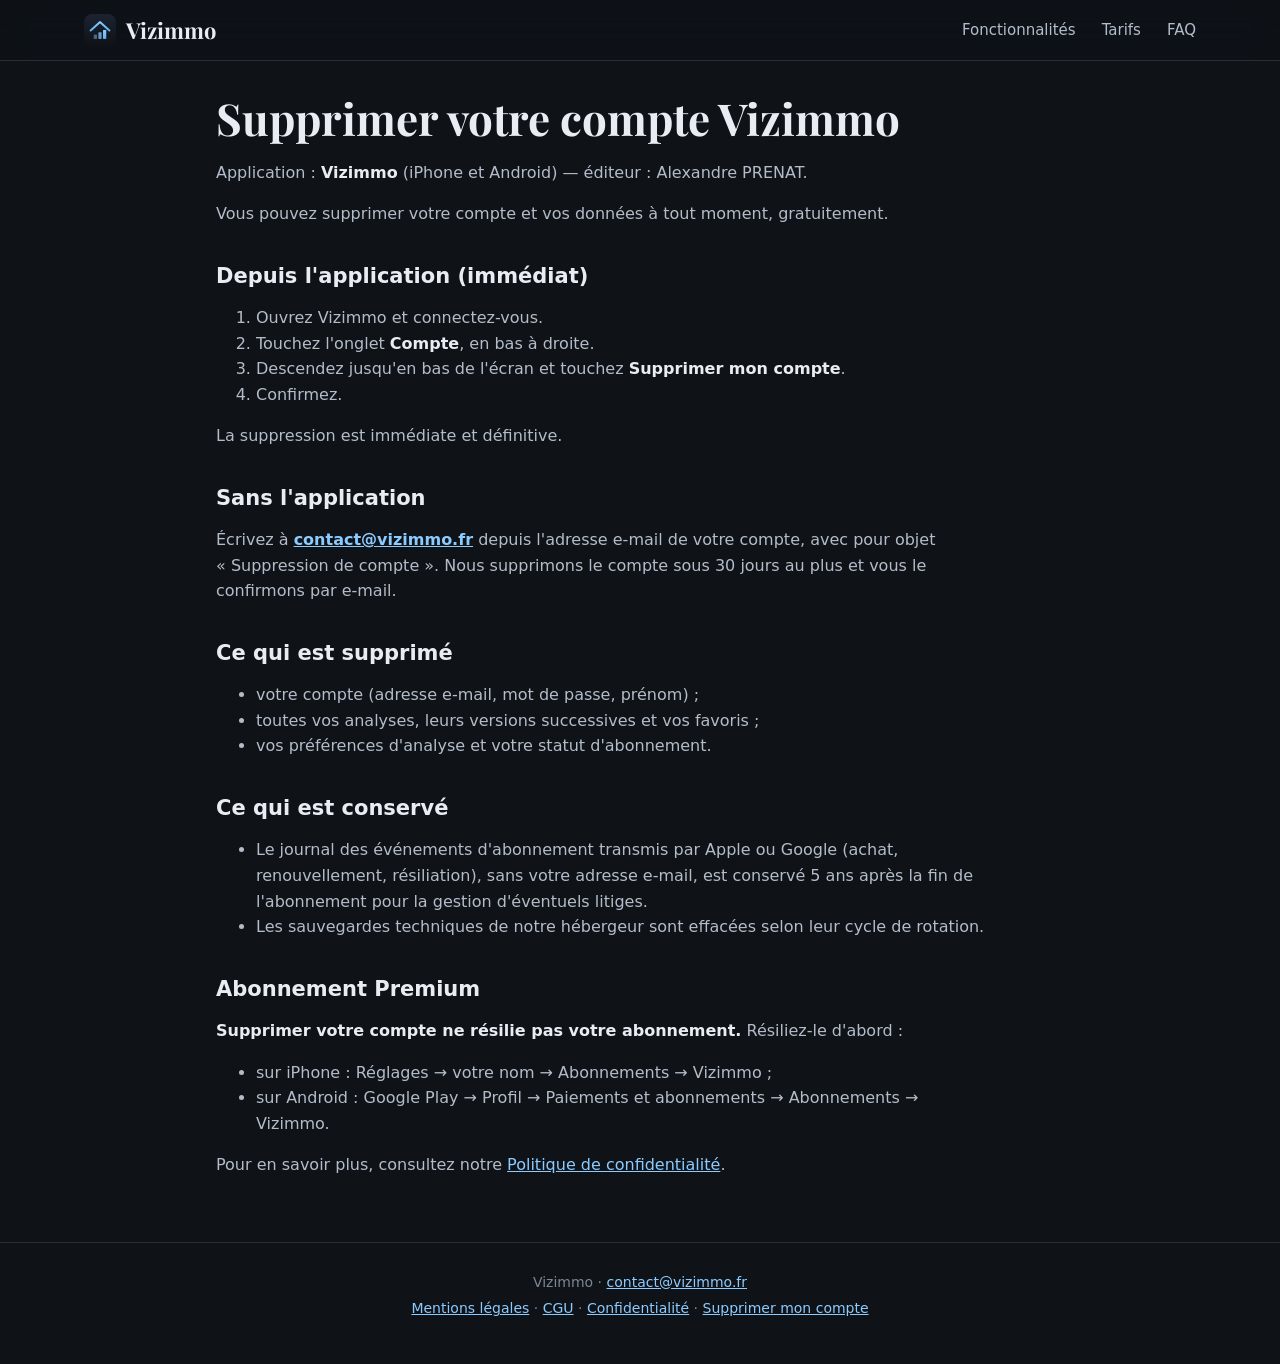
<file: suppression-compte/index.html>
<!doctype html>
<html lang="fr">
<head>
<meta charset="utf-8">
<meta name="viewport" content="width=device-width, initial-scale=1">
<title>Supprimer votre compte Vizimmo</title>
<meta name="description" content="Supprimer votre compte Vizimmo">
<link rel="canonical" href="https://vizimmo.fr/suppression-compte/">
<link rel="icon" href="/favicon.ico" sizes="48x48">
<link rel="icon" type="image/png" sizes="192x192" href="/favicon-192.png">
<link rel="apple-touch-icon" href="/assets/icon.png">
<link rel="stylesheet" href="/assets/site.css?v=a8d72649">
<meta property="og:type" content="website">
<meta property="og:site_name" content="Vizimmo">
<meta property="og:locale" content="fr_FR">
<meta property="og:title" content="Supprimer votre compte Vizimmo">
<meta property="og:description" content="Supprimer votre compte Vizimmo">
<meta property="og:url" content="https://vizimmo.fr/suppression-compte/">
<meta property="og:image" content="https://vizimmo.fr/assets/vizimmo-presentation.jpg">
<meta property="og:image:width" content="1280">
<meta property="og:image:height" content="720">
<meta name="twitter:card" content="summary_large_image">
</head>
<body>
<header class="top">
  <div class="top-in">
    <a class="brand" href="/"><img src="/assets/icon.png" alt="" width="32" height="32"><span>Vizimmo</span></a>
    <nav><a href="/#story">Fonctionnalités</a><a href="/#tarifs">Tarifs</a><a href="/#faq">FAQ</a></nav>
  </div>
</header>
<main>
<h1>Supprimer votre compte Vizimmo</h1>
<p>Application : <strong>Vizimmo</strong> (iPhone et Android) — éditeur : Alexandre PRENAT.</p>
<p>Vous pouvez supprimer votre compte et vos données à tout moment, gratuitement.</p>
<h2 id="depuis-l-39-application-immediat">Depuis l&#39;application (immédiat)</h2>
<ol>
<li>Ouvrez Vizimmo et connectez-vous.</li>
<li>Touchez l&#39;onglet <strong>Compte</strong>, en bas à droite.</li>
<li>Descendez jusqu&#39;en bas de l&#39;écran et touchez <strong>Supprimer mon compte</strong>.</li>
<li>Confirmez.</li>
</ol>
<p>La suppression est immédiate et définitive.</p>
<h2 id="sans-l-39-application">Sans l&#39;application</h2>
<p>Écrivez à <strong><a href="mailto:contact@vizimmo.fr">contact@vizimmo.fr</a></strong> depuis l&#39;adresse e-mail de votre compte, avec pour objet « Suppression de compte ». Nous supprimons le compte sous 30 jours au plus et vous le confirmons par e-mail.</p>
<h2 id="ce-qui-est-supprime">Ce qui est supprimé</h2>
<ul>
<li>votre compte (adresse e-mail, mot de passe, prénom) ;</li>
<li>toutes vos analyses, leurs versions successives et vos favoris ;</li>
<li>vos préférences d&#39;analyse et votre statut d&#39;abonnement.</li>
</ul>
<h2 id="ce-qui-est-conserve">Ce qui est conservé</h2>
<ul>
<li>Le journal des événements d&#39;abonnement transmis par Apple ou Google (achat, renouvellement, résiliation), sans votre adresse e-mail, est conservé 5 ans après la fin de l&#39;abonnement pour la gestion d&#39;éventuels litiges.</li>
<li>Les sauvegardes techniques de notre hébergeur sont effacées selon leur cycle de rotation.</li>
</ul>
<h2 id="abonnement-premium">Abonnement Premium</h2>
<p><strong>Supprimer votre compte ne résilie pas votre abonnement.</strong> Résiliez-le d&#39;abord :</p>
<ul>
<li>sur iPhone : Réglages → votre nom → Abonnements → Vizimmo ;</li>
<li>sur Android : Google Play → Profil → Paiements et abonnements → Abonnements → Vizimmo.</li>
</ul>
<p>Pour en savoir plus, consultez notre <a href="/confidentialite/">Politique de confidentialité</a>.</p>

</main>
<footer>
  <p>Vizimmo · <a href="mailto:contact@vizimmo.fr">contact@vizimmo.fr</a></p>
  <p><a href="/cgu/#mentions-legales">Mentions légales</a> · <a href="/cgu/">CGU</a> · <a href="/confidentialite/">Confidentialité</a> · <a href="/suppression-compte/">Supprimer mon compte</a></p>
</footer>
</body>
</html>
</file>
<file: assets/site.css>
@font-face { font-family: "Playfair Display"; src: url("/assets/playfair-700.ttf") format("truetype"); font-weight: 700; font-display: swap; }
:root {
  --bg: #0F1217; --surface: #171B22; --border: #272E38; --ink: #E8EDF3; --ink-soft: #B3BDC9;
  --muted: #7C8795; --accent: #8CCBFF; --accent-strong: #5FB4FA; --todo-bg: #F0C46C; --todo-ink: #0B1622;
}
* { box-sizing: border-box; }
html { -webkit-text-size-adjust: 100%; }
body { margin: 0; background: var(--bg); color: var(--ink-soft); font: 16px/1.6 system-ui, -apple-system, "Segoe UI", Roboto, sans-serif; }
a { color: var(--accent); }
a:hover { color: var(--accent-strong); }
.top { position: sticky; top: 0; z-index: 50; background: rgba(15, 18, 23, .72); -webkit-backdrop-filter: saturate(160%) blur(16px); backdrop-filter: saturate(160%) blur(16px); border-bottom: 1px solid transparent; transition: border-color .3s ease; }
.top.scrolled, .top:not(:has(+ main.home)) { border-bottom-color: var(--border); }
.top-in { display: flex; flex-wrap: wrap; align-items: center; justify-content: space-between; gap: 8px 24px; max-width: 1160px; margin: 0 auto; padding: 14px 24px; }
.brand { display: flex; align-items: center; gap: 10px; color: var(--ink); text-decoration: none; font: 700 22px "Playfair Display", Georgia, serif; }
.brand img { border-radius: 8px; }
.top nav { display: flex; flex-wrap: wrap; gap: 6px 26px; font-size: 15px; }
.top nav a { color: var(--ink-soft); text-decoration: none; }
.top nav a:hover { color: var(--accent); }
@media (max-width: 640px) { .top-in { padding: 12px 16px; } .top nav { gap: 6px 16px; font-size: 14px; } }
main { max-width: 880px; margin: 0 auto; padding: 8px 16px 48px; }
h1, h2, h3 { color: var(--ink); line-height: 1.25; }
h1 { font: 700 clamp(30px, 6vw, 44px)/1.15 "Playfair Display", Georgia, serif; margin: 24px 0 16px; }
h2 { font-size: 21px; margin: 36px 0 10px; }
h3 { font-size: 17px; margin: 24px 0 8px; }
p, li { max-width: 72ch; }
strong { color: var(--ink); }
table { width: 100%; border-collapse: collapse; margin: 16px 0; font-size: 15px; display: block; overflow-x: auto; }
th, td { text-align: left; vertical-align: top; padding: 10px 12px; border-bottom: 1px solid var(--border); }
th { color: var(--ink); background: var(--surface); }
code { background: var(--surface); padding: 1px 6px; border-radius: 6px; font-size: 14px; }
mark.todo { background: var(--todo-bg); color: var(--todo-ink); padding: 0 4px; border-radius: 4px; }
footer { border-top: 1px solid var(--border); color: var(--muted); font-size: 14px; text-align: center; padding: 24px 16px 40px; }
footer p { margin: 4px auto; }
</file>
<file: assets/home.css>
/* Home page (loaded after site.css). */
main.home { max-width: none; padding: 0; }
.home h1, .home h2, .home h3 { color: var(--ink); }
.wrap { max-width: 1160px; margin: 0 auto; padding: 0 24px; }
.wrap.narrow { max-width: 820px; }
.kicker, .eyebrow { color: var(--accent); font-size: 13px; font-weight: 600; letter-spacing: .14em; text-transform: uppercase; margin: 0 0 14px; }
.home .head { text-align: center; margin: 0 auto 40px; max-width: 640px; }
.home .head p { max-width: none; } /* site.css caps paragraphs at 72ch, which shifted the kickers off-centre */
.home .head h2 { font: 700 clamp(32px, 4.6vw, 52px)/1.1 "Playfair Display", Georgia, serif; margin: 0 0 16px; letter-spacing: -.01em; }
.home .head p:not(.kicker) { margin: 0 auto; font-size: 18px; }
section.band { background: linear-gradient(180deg, transparent, #131820 12%, #131820 88%, transparent); }
.home section:not(.story) { padding: 80px 0; }

/* ---- Scroll story: text steps on the left, sticky 3D phone on the right ---- */
.story { display: grid; grid-template-columns: minmax(0, 1fr) minmax(0, 1fr); max-width: 1240px; margin: 0 auto; padding: 0 24px; }
.stage { grid-column: 2; grid-row: 1; position: sticky; top: 0; height: 100vh; height: 100svh; }
.stage canvas { position: absolute; inset: 0; width: 100%; height: 100%; opacity: 0; transition: opacity .8s ease; }
.webgl-ready .stage canvas { opacity: 1; }
.glow { position: absolute; inset: 10% 5%; border-radius: 50%; background: radial-gradient(closest-side, rgba(140, 203, 255, .22), rgba(140, 203, 255, .06) 55%, transparent 75%); filter: blur(20px); }
.phone-fallback { position: absolute; left: 50%; top: 50%; height: 74%; aspect-ratio: 860 / 1864; transform: translate(-50%, -50%); border-radius: 13% / 6%; border: 10px solid #0b0d10; outline: 2px solid #4a515c; overflow: hidden; box-shadow: 0 40px 80px rgba(0, 0, 0, .5); }
.phone-fallback img { display: block; width: 100%; height: 100%; object-fit: cover; }
.webgl .phone-fallback { display: none; }
.steps { grid-column: 1; grid-row: 1; }
.step { min-height: 42vh; min-height: 42svh; display: flex; flex-direction: column; justify-content: center; padding: 28px 32px 28px 0; max-width: 520px; transition: opacity .5s ease; }
.js .step:not(.active):not(.hero) { opacity: .4; }
.steps { padding-bottom: 10vh; }
.home section.docs { padding-top: 40px; }
.step h2 { font: 700 clamp(34px, 4.4vw, 54px)/1.08 "Playfair Display", Georgia, serif; margin: 0 0 20px; letter-spacing: -.01em; }
.step p:not(.kicker) { font-size: 18px; margin: 0; color: var(--ink-soft); }
.step.hero { max-width: 620px; min-height: calc(100vh - 64px); min-height: calc(100svh - 64px); }
.step.hero h1 { font: 700 clamp(46px, 6.4vw, 84px)/1.02 "Playfair Display", Georgia, serif; margin: 0 0 24px; letter-spacing: -.015em; }
.acc { color: var(--accent); }
.step.hero .lead { font-size: 19px; max-width: 30em; }
.cta { display: flex; flex-wrap: wrap; align-items: center; gap: 14px 24px; margin: 32px 0 16px; }
.badge { display: inline-flex; align-items: center; gap: 10px; padding: 13px 22px; border-radius: 999px; background: var(--ink); color: #0b0e12; font-weight: 600; font-size: 16px; box-shadow: 0 10px 30px rgba(140, 203, 255, .18); }
.link { color: var(--ink); text-decoration: none; font-weight: 600; }
.link:hover { color: var(--accent); }
.note { color: var(--muted) !important; font-size: 14px !important; }

/* ---- Documents ---- */
.docs { overflow-x: clip; }
.docs-fan { position: relative; height: clamp(320px, 46vw, 560px); perspective: 1600px; }
.docs-fan img { position: absolute; left: 50%; top: 0; width: clamp(200px, 26vw, 330px); height: auto; margin-left: calc(clamp(200px, 26vw, 330px) / -2); border-radius: 10px; box-shadow: 0 30px 70px rgba(0, 0, 0, .55), 0 0 0 1px rgba(255, 255, 255, .06); background: #fff; }
.docs-fan img:nth-child(2) { z-index: 2; }
@media (prefers-reduced-motion: reduce) {
  .docs-fan img:nth-child(1) { transform: translateX(-62%) rotate(-8deg); }
  .docs-fan img:nth-child(3) { transform: translateX(62%) rotate(8deg); }
}

/* ---- Film ---- */
.frame { border-radius: 22px; padding: 10px; background: linear-gradient(145deg, #2a3240, #12161c); box-shadow: 0 40px 100px rgba(0, 0, 0, .5); }
.frame video { display: block; width: 100%; height: auto; aspect-ratio: 16 / 9; border-radius: 14px; background: #000; }

/* ---- Why ---- */
.cards { display: grid; grid-template-columns: repeat(3, 1fr); gap: 20px; }
.cards article { background: linear-gradient(180deg, #171c24, #12161c); border: 1px solid var(--border); border-radius: 20px; padding: 32px 28px; }
.cards svg { width: 34px; height: 34px; fill: none; stroke: var(--accent); stroke-width: 1.6; stroke-linecap: round; stroke-linejoin: round; margin-bottom: 18px; }
.cards h3 { font-size: 20px; margin: 0 0 10px; }
.cards p { margin: 0; }

/* ---- Pricing ---- */
.plans { display: grid; grid-template-columns: 1fr 1fr; gap: 20px; max-width: 920px; margin: 0 auto; }
.plan { background: #151a21; border: 1px solid var(--border); border-radius: 22px; padding: 36px 32px; }
.plan.premium { background: linear-gradient(160deg, rgba(140, 203, 255, .14), rgba(140, 203, 255, .02) 55%), #151a21; border-color: rgba(140, 203, 255, .45); box-shadow: 0 30px 80px rgba(95, 180, 250, .12); }
.plan h3 { margin: 0; font-size: 15px; letter-spacing: .12em; text-transform: uppercase; color: var(--accent); }
.amount { font: 700 52px/1.1 "Playfair Display", Georgia, serif; color: var(--ink); margin: 12px 0 6px; }
.amount span { font: 500 17px system-ui, sans-serif; color: var(--muted); margin-left: 4px; }
.alt, .fine { font-size: 14px; color: var(--muted); margin: 0 0 8px; }
.plan ul { list-style: none; padding: 0; margin: 22px 0 18px; }
.plan li { position: relative; padding: 8px 0 8px 30px; border-top: 1px solid var(--border); }
.plan li::before { content: ""; position: absolute; left: 4px; top: 15px; width: 12px; height: 7px; border: solid var(--accent); border-width: 0 0 2px 2px; transform: rotate(-45deg); }

/* ---- FAQ ---- */
.qa details { border-bottom: 1px solid var(--border); }
.qa summary { list-style: none; cursor: pointer; display: flex; justify-content: space-between; align-items: center; gap: 20px; padding: 22px 0; color: var(--ink); font-size: 18px; font-weight: 600; }
.qa summary::-webkit-details-marker { display: none; }
.qa summary::after { content: "+"; color: var(--accent); font-size: 26px; font-weight: 300; transition: transform .3s ease; }
.qa details[open] summary::after { transform: rotate(45deg); }
.qa details p { margin: 0 0 22px; max-width: none; }

.home .sources { padding: 48px 0 64px !important; color: var(--muted); font-size: 14px; text-align: center; }
.home .sources p { margin: 6px auto; }

/* ---- Phones and small tablets: phone on top, text scrolls below ---- */
@media (max-width: 860px) {
  .story { grid-template-columns: 1fr; padding: 0 16px; }
  /* The phone stays at the top on an opaque ground; the text scrolls up underneath it. */
  .stage { grid-column: 1; height: 46vh; height: 46svh; top: 56px; z-index: 2; background: linear-gradient(180deg, var(--bg) 88%, rgba(15, 18, 23, 0)); }
  .steps { grid-row: 2; position: relative; z-index: 1; padding-bottom: 12vh; }
  .step { min-height: 30vh; min-height: 30svh; padding: 32px 0 40px; justify-content: flex-start; max-width: none; }
  .step.hero { min-height: auto; padding: 0 0 40px; }
  .js .step:not(.active):not(.hero) { opacity: .45; }

  .step.hero h1 { font-size: 44px; }
  .step p:not(.kicker), .step.hero .lead { font-size: 17px; }
  .wrap { padding: 0 16px; }
  .home section:not(.story) { padding: 56px 0; }
  .home section.docs { padding-top: 24px; }
  .home .head { margin-bottom: 28px; }
  .step h2 { font-size: 28px; margin-bottom: 12px; }
  .step .kicker { margin-bottom: 8px; }
  .cards, .plans { grid-template-columns: 1fr; }
  .plan { padding: 28px 22px; }
}
</file>
